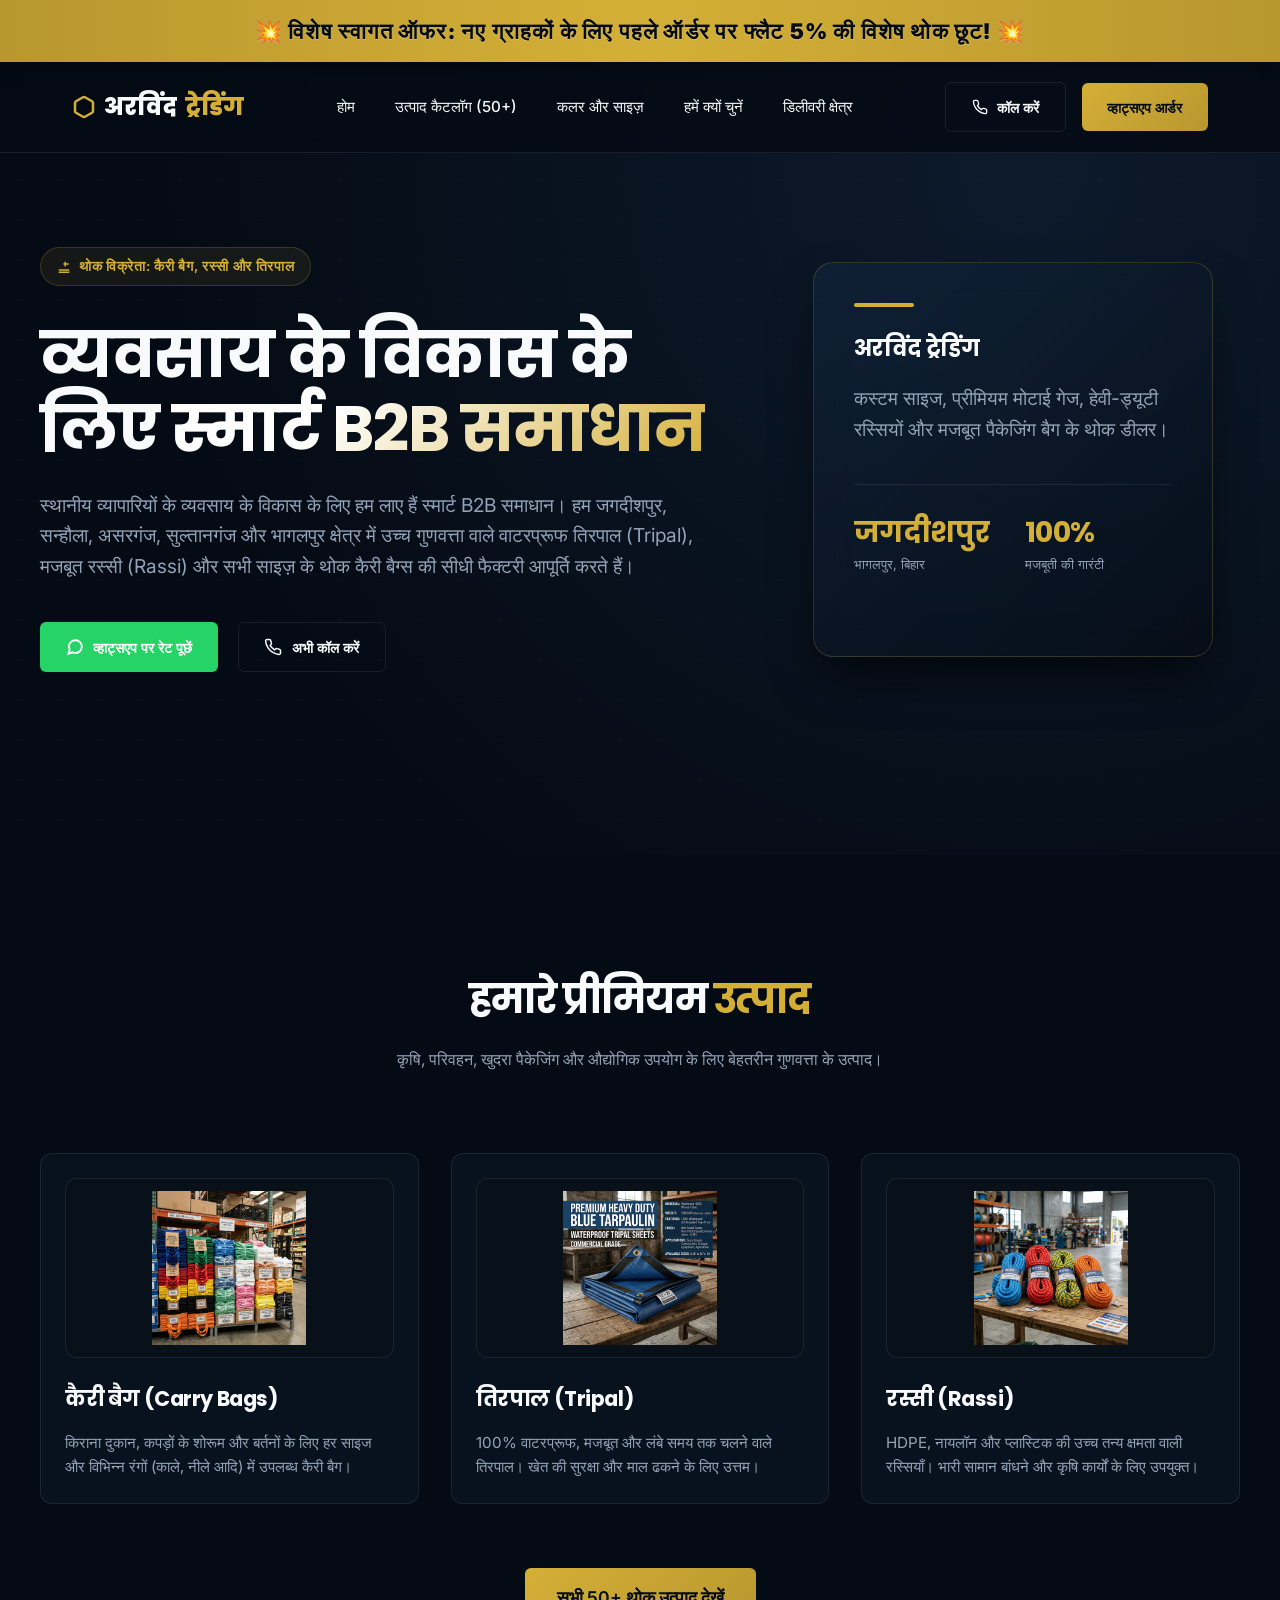
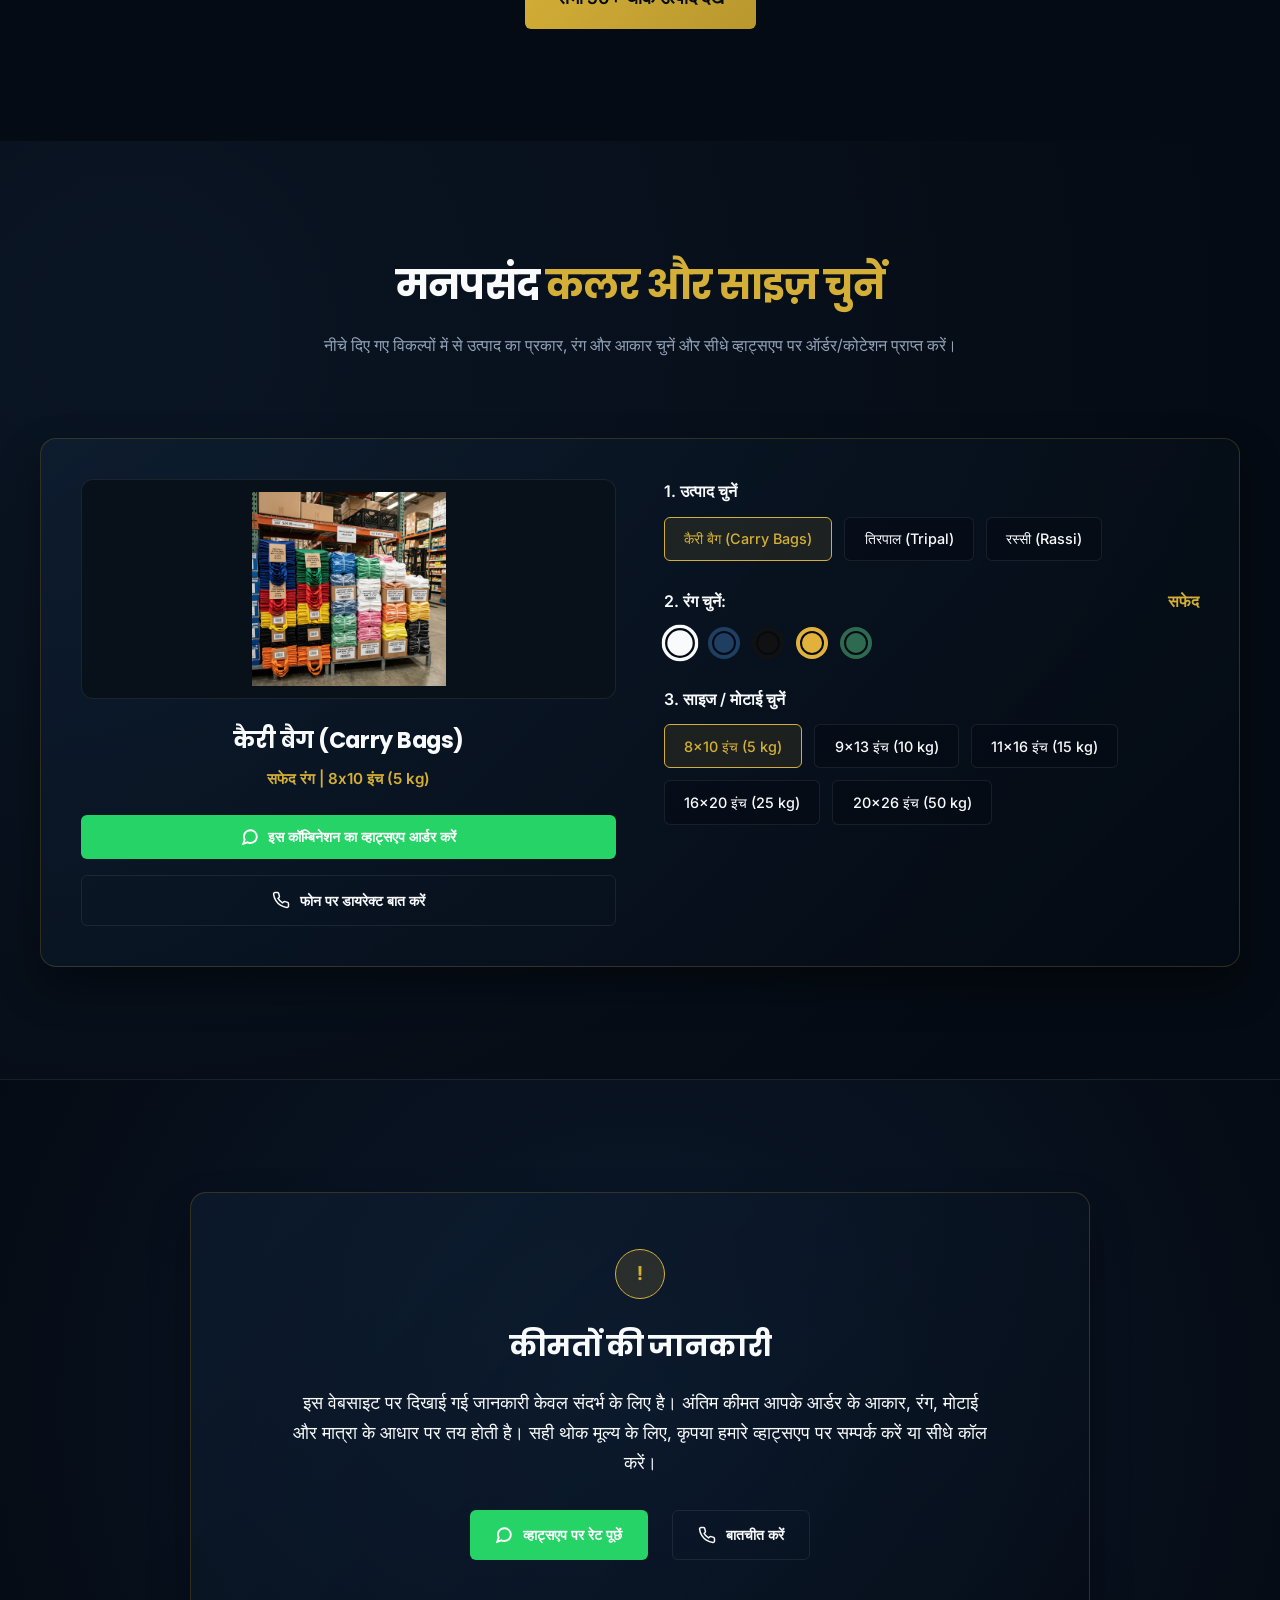
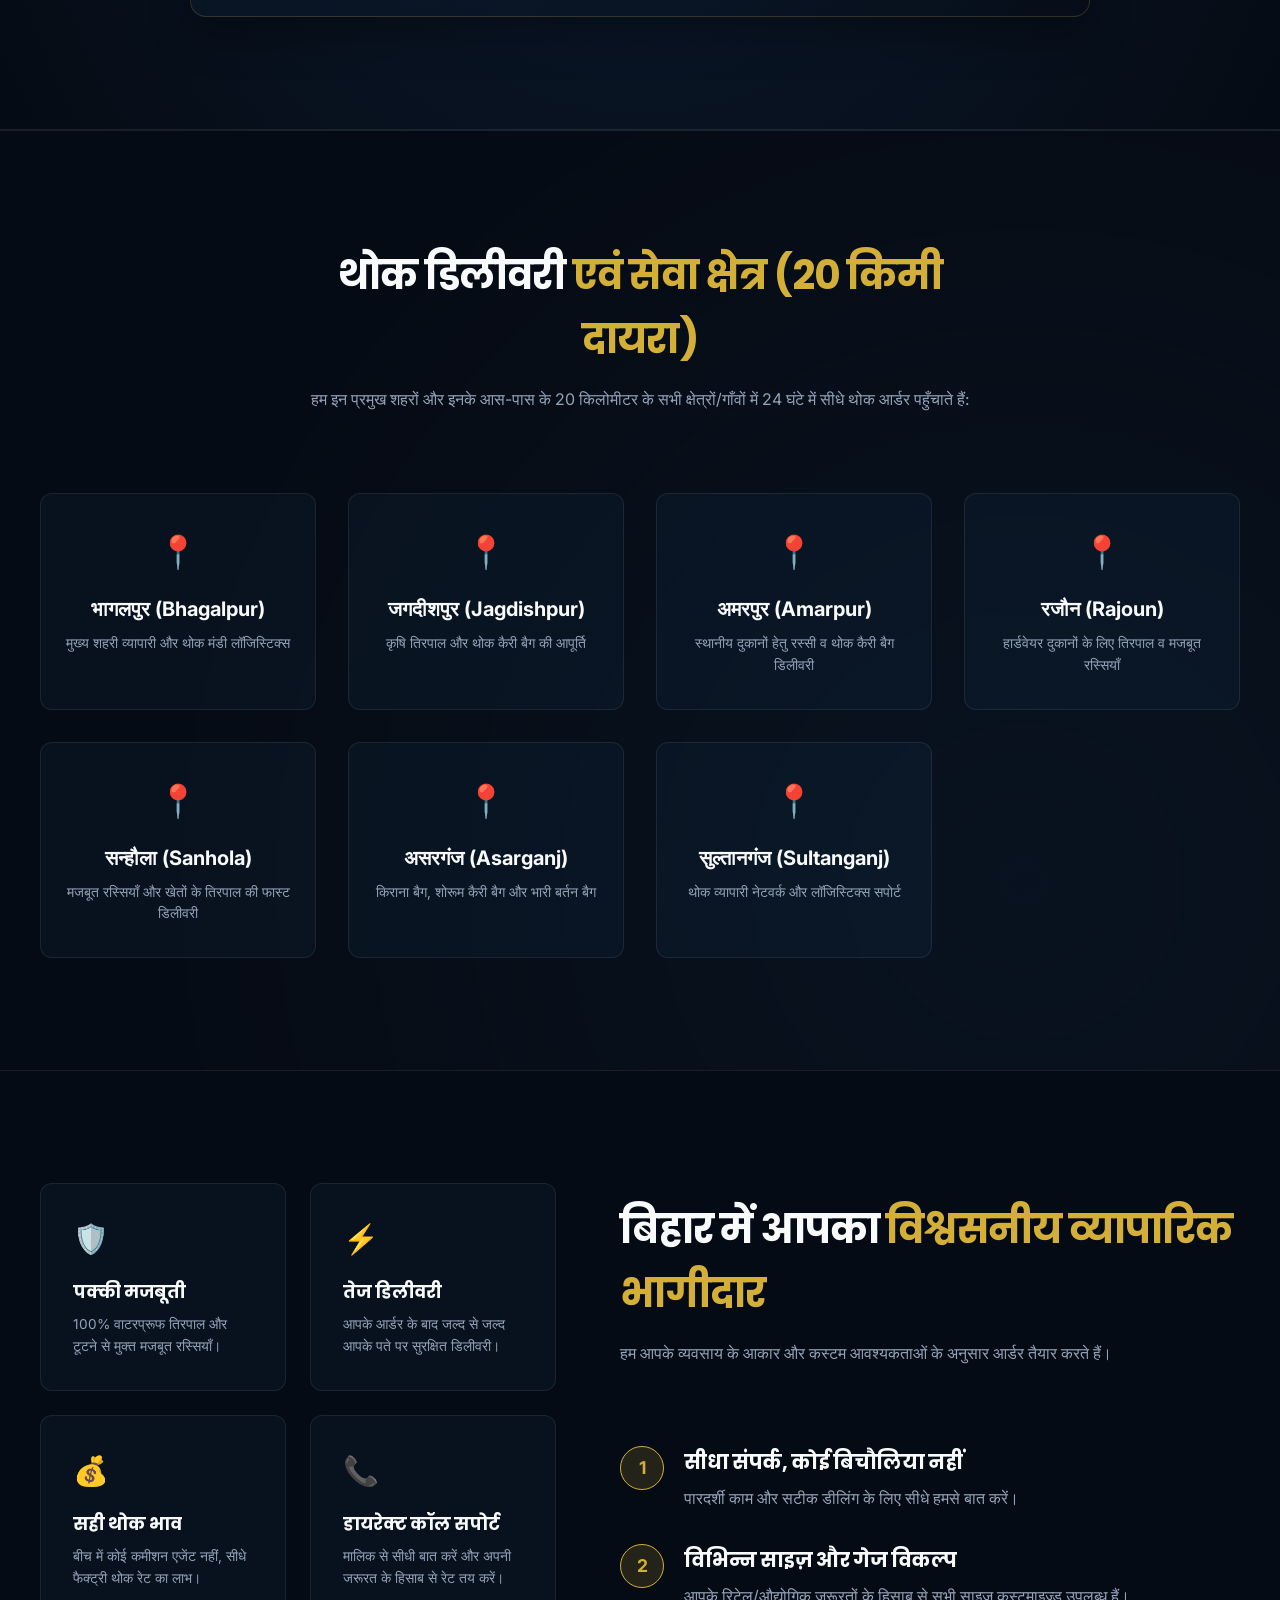
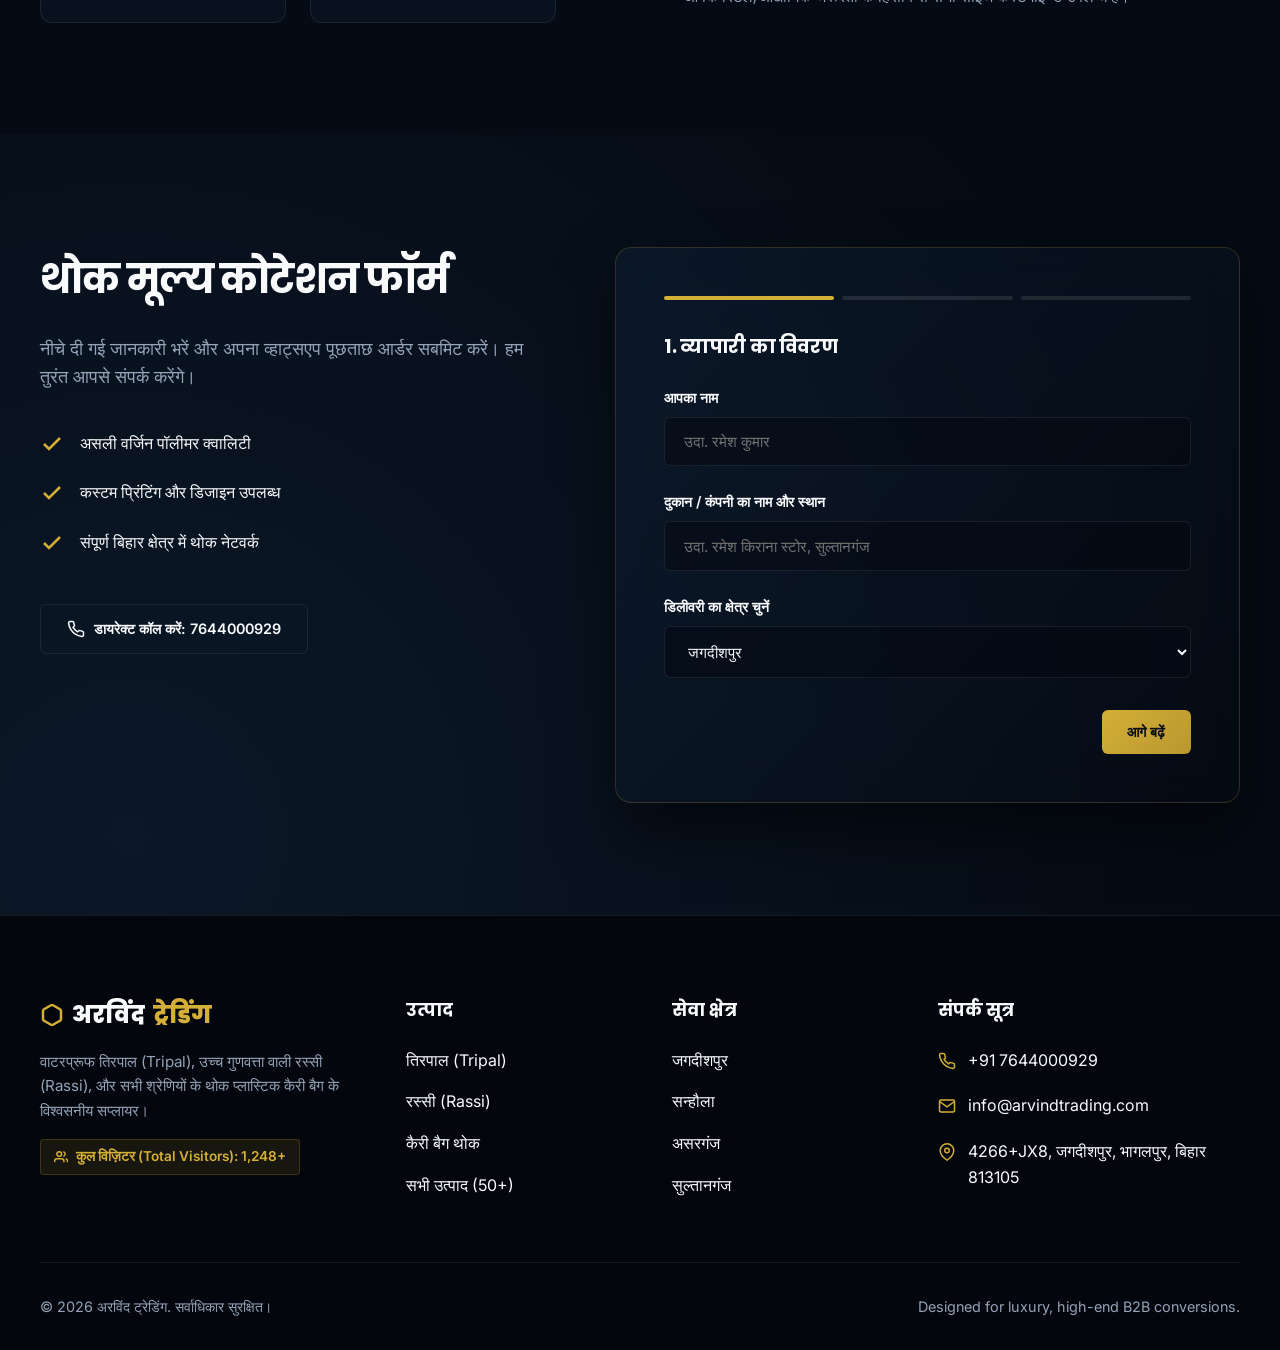
<file: index.html>
<!DOCTYPE html>
<html lang="hi">

<head>
    <meta charset="UTF-8">
    <meta name="viewport" content="width=device-width, initial-scale=1.0">
    <meta name="google-site-verification" content="Fsv6E3PAV2_OVTlq0tF2ycQRPmVg89XTDRAmM-sjGes" />
    <title>अरविंद ट्रेडिंग | थोक कैरी बैग (Carry Bags), रस्सी (Rassi), तिरपाल (Tripal) भागलपुर</title>
    <meta name="description" content="अरविंद ट्रेडिंग भागलपुर: थोक कैरी बैग (Carry Bags), प्लास्टिक/नायलॉन रस्सी (Rassi) और वाटरप्रूफ तिरपाल (Tripal) के मुख्य डीलर। जगदीशपुर, अमरपुर, रजौन, सन्हौला में 24 घंटे में सुपरफास्ट डिलीवरी। अभी थोक रेट पूछें!">
    <link rel="canonical" href="https://arvindtraders.vercel.app/" />
    
    <!-- OpenGraph Metadata for Social SEO -->
    <meta property="og:title" content="अरविंद ट्रेडिंग | थोक कैरी बैग, रस्सी और तिरपाल भागलपुर" />
    <meta property="og:description" content="अरविंद ट्रेडिंग भागलपुर: थोक कैरी बैग, रस्सी और तिरपाल के मुख्य डीलर। जगदीशपुर, अमरपुर, रजौन, सन्हौला में 24 घंटे में सुपरफास्ट डिलीवरी।" />
    <meta property="og:image" content="https://arvindtraders.vercel.app/tarpaulin_tripal.png" />
    <meta property="og:url" content="https://arvindtraders.vercel.app/" />
    <meta property="og:type" content="website" />

    <!-- Local Business Schema Markup for Local SEO -->
    <script type="application/ld+json">
    {
      "@context": "https://schema.org",
      "@type": "LocalBusiness",
      "name": "अरविंद ट्रेडिंग (Arvind Trading)",
      "image": "tarpaulin_tripal.png",
      "telephone": "+91-7644000929",
      "email": "info@arvindtrading.com",
      "address": {
        "@type": "PostalAddress",
        "streetAddress": "4266+JX8, Jagdishpur",
        "addressLocality": "Bhagalpur",
        "addressRegion": "Bihar",
        "postalCode": "813105",
        "addressCountry": "IN"
      },
      "geo": {
        "@type": "GeoCoordinates",
        "latitude": "25.1843",
        "longitude": "86.9745"
      },
      "url": "https://www.arvindtrading.com",
      "priceRange": "$$",
      "areaServed": [
        "Bhagalpur",
        "Jagdishpur",
        "Amarpur",
        "Rajoun",
        "Sanhola",
        "Asarganj",
        "Sultanganj",
        "Saino"
      ],
      "description": "थोक तिरपाल (Tripal), मजबूत रस्सी (Rassi) और किराना/कपड़ों के थोक कैरी बैग के मुख्य डीलर और विनिर्माता।"
    }
    </script>
    <link rel="icon" type="image/png" href="favicon.png">
    <link rel="apple-touch-icon" href="favicon.png">
    <link rel="stylesheet" href="style.css">
    <style>
        /* Custom styles for interactive configurator */
        .config-container {
            background: linear-gradient(135deg, rgba(30, 62, 98, 0.2) 0%, rgba(5, 11, 20, 0.5) 100%);
            border: 1px solid var(--border-gold-glass);
            border-radius: 16px;
            padding: 2.5rem;
            margin-top: 3rem;
            box-shadow: 0 20px 40px rgba(0, 0, 0, 0.4);
        }

        .config-header {
            text-align: center;
            margin-bottom: 2.5rem;
        }

        .config-header h3 {
            font-size: 1.8rem;
            color: var(--color-gold);
        }

        .config-grid {
            display: grid;
            grid-template-columns: 1fr 1fr;
            gap: 3rem;
            align-items: start;
        }

        .config-preview-panel {
            text-align: center;
        }

        .config-image-wrapper {
            width: 100%;
            height: 220px;
            border-radius: 12px;
            border: 1px solid var(--border-glass);
            overflow: hidden;
            background: #08101a;
            display: flex;
            align-items: center;
            justify-content: center;
            margin-bottom: 1.5rem;
            position: relative;
            padding: 12px;
        }

        .config-image-wrapper img {
            max-width: 100%;
            max-height: 100%;
            object-fit: contain;
            transition: var(--transition-smooth);
        }

        .config-options-panel {
            display: flex;
            flex-direction: column;
            gap: 1.75rem;
        }

        .option-title {
            font-weight: 600;
            margin-bottom: 0.75rem;
            color: var(--text-light);
            font-size: 1rem;
            display: flex;
            justify-content: space-between;
        }

        .option-title span {
            color: var(--color-gold);
        }

        .selector-row {
            display: flex;
            flex-wrap: wrap;
            gap: 0.75rem;
        }

        .selector-item {
            padding: 0.6rem 1.2rem;
            border: 1px solid var(--border-glass);
            background: rgba(5, 11, 20, 0.6);
            border-radius: 6px;
            cursor: pointer;
            transition: var(--transition-smooth);
            font-size: 0.9rem;
            font-weight: 500;
        }

        .selector-item:hover {
            border-color: var(--color-gold-glass);
        }

        .selector-item.selected {
            border-color: var(--color-gold);
            background: rgba(212, 175, 55, 0.1);
            color: var(--color-gold);
        }

        .color-dot {
            width: 32px;
            height: 32px;
            border-radius: 50%;
            cursor: pointer;
            border: 2px solid transparent;
            transition: var(--transition-smooth);
            position: relative;
        }

        .color-dot.selected {
            border-color: var(--color-gold);
            transform: scale(1.15);
        }

        .color-dot::after {
            content: '';
            position: absolute;
            top: 2px;
            left: 2px;
            right: 2px;
            bottom: 2px;
            border-radius: 50%;
            border: 2px solid var(--bg-dark);
        }

        .badge-hindi {
            display: inline-block;
            background: var(--color-gold-muted);
            color: var(--color-gold);
            padding: 0.25rem 0.6rem;
            border-radius: 4px;
            font-size: 0.75rem;
            font-weight: 600;
            margin-left: 0.5rem;
        }

        @media (max-width: 768px) {
            .config-grid {
                grid-template-columns: 1fr;
                gap: 2rem;
            }
        }
    </style>
</head>

<body>

    <!-- Header & Navigation -->
    <header id="header">
        <div class="announcement-bar">
            <span>💥 विशेष स्वागत ऑफर: नए ग्राहकों के लिए पहले ऑर्डर पर फ्लैट 5% की विशेष थोक छूट! 💥</span>
        </div>
        <div class="nav-container">
            <a href="#" class="logo" id="logo-link">
                <svg width="24" height="24" viewBox="0 0 24 24" fill="none" stroke="currentColor" stroke-width="2.5"
                    stroke-linecap="round" stroke-linejoin="round" style="color: var(--color-gold);">
                    <path
                        d="M21 16V8a2 2 0 0 0-1-1.73l-7-4a2 2 0 0 0-2 0l-7 4A2 2 0 0 0 3 8v8a2 2 0 0 0 1 1.73l7 4a2 2 0 0 0 2 0l7-4A2 2 0 0 0 21 16z" />
                </svg>
                अरविंद<span>ट्रेडिंग</span>
            </a>

            <nav>
                <ul class="nav-links" id="nav-links">
                    <li><a href="index.html">होम</a></li>
                    <li><a href="products.html">उत्पाद कैटलॉग (50+)</a></li>
                    <li><a href="#configurator">कलर और साइज़</a></li>
                    <li><a href="#about">हमें क्यों चुनें</a></li>
                    <li><a href="#coverage">डिलीवरी क्षेत्र</a></li>
                </ul>
            </nav>

            <div class="cta-group-nav">
                <a href="tel:+917644000929" class="btn btn-secondary" id="nav-call-btn">
                    <svg width="16" height="16" viewBox="0 0 24 24" fill="none" stroke="currentColor" stroke-width="2"
                        stroke-linecap="round" stroke-linejoin="round">
                        <path
                            d="M22 16.92v3a2 2 0 0 1-2.18 2 19.79 19.79 0 0 1-8.63-3.07 19.5 19.5 0 0 1-6-6 19.79 19.79 0 0 1-3.07-8.67A2 2 0 0 1 4.11 2h3a2 2 0 0 1 2 1.72 12.84 12.84 0 0 0 .7 2.81 2 2 0 0 1-.45 2.11L8.09 9.91a16 16 0 0 0 6 6l1.27-1.27a2 2 0 0 1 2.11-.45 12.84 12.84 0 0 0 2.81.7A2 2 0 0 1 22 16.92z" />
                    </svg>
                    कॉल करें
                </a>
                <a href="#configurator" class="btn btn-primary" id="nav-whatsapp-btn">
                    व्हाट्सएप आर्डर
                </a>
            </div>

            <button class="menu-toggle" id="menu-toggle" aria-label="Toggle Navigation">
                <span></span>
                <span></span>
                <span></span>
            </button>
        </div>
    </header>

    <!-- Hero Section -->
    <section class="hero" id="home">
        <div class="hero-container">
            <div class="hero-content">
                <div class="badge">
                    <svg width="14" height="14" viewBox="0 0 24 24" fill="none" stroke="currentColor"
                        stroke-width="2.5">
                        <path d="M20 7h-9M14 3v8M3 17h18M3 21h18" />
                    </svg>
                    थोक विक्रेता: कैरी बैग, रस्सी और तिरपाल
                </div>
                <h1>व्यवसाय के विकास के लिए <span>स्मार्ट B2B समाधान</span></h1>
                <p>स्थानीय व्यापारियों के व्यवसाय के विकास के लिए हम लाए हैं स्मार्ट B2B समाधान। हम जगदीशपुर, सन्हौला, असरगंज, सुल्तानगंज और भागलपुर क्षेत्र में उच्च गुणवत्ता वाले वाटरप्रूफ तिरपाल (Tripal), मजबूत रस्सी (Rassi) और सभी साइज़ के थोक कैरी बैग्स की सीधी फैक्टरी आपूर्ति करते हैं।</p>
                <div class="hero-ctas">
                    <a href="https://wa.me/917644000929?text=%E0%A4%A8%E0%A4%AE%E0%A4%B8%E0%A5%8D%E0%A4%A4%E0%A5%8D%E0%A4%AF%20%E0%A4%85%E0%A4%B0%E0%A5%8D%E0%A4%B5%E0%A4%BF%E0%A4%82%E0%A4%A6%20%E0%A4%9F%E0%A5%8D%E0%A4%B0%E0%A5%87%E0%A4%A1%E0%A4%BF%E0%A4%82%E0%A4%97%2C%20%E0%A4%AE%E0%A5%8D%E0%A4%97%E0%A5%87%20%E0%A4%A5%E0%A5%8B%E0%A4%95%20%E0%A4%B8%E0%A4%BE%E0%A4%AE%E0%A4%BE%E0%A4%A8%20%E0%A4%95%E0%A5%87%20%E0%A4%B2%E0%A4%BF%E0%A4%8F%20%E0%A4%B0%E0%A5%87%E0%A4%9F%20%E0%A4%9A%E0%A4%BE%E0%A4%B9%E0%A4%BF%E0%A4%8F%E0%A5%8D%E0%A5%8B%E0%A5%8D%E0%A5%8D%E0%A5%8D"
                        target="_blank" class="btn btn-primary btn-whatsapp" id="hero-whatsapp-cta">
                        <svg width="18" height="18" viewBox="0 0 24 24" fill="none" stroke="currentColor"
                            stroke-width="2.5">
                            <path
                                d="M21 11.5a8.38 8.38 0 0 1-.9 3.8 8.5 8.5 0 0 1-7.6 4.7 8.38 8.38 0 0 1-3.8-.9L3 21l1.9-5.7a8.38 8.38 0 0 1-.9-3.8 8.5 8.5 0 0 1 4.7-7.6 8.38 8.38 0 0 1 3.8-.9h.5a8.48 8.48 0 0 1 8 8v.5z" />
                        </svg>
                        व्हाट्सएप पर रेट पूछें
                    </a>
                    <a href="tel:+917644000929" class="btn btn-secondary" id="hero-call-cta">
                        <svg width="18" height="18" viewBox="0 0 24 24" fill="none" stroke="currentColor"
                            stroke-width="2" stroke-linecap="round" stroke-linejoin="round">
                            <path
                                d="M22 16.92v3a2 2 0 0 1-2.18 2 19.79 19.79 0 0 1-8.63-3.07 19.5 19.5 0 0 1-6-6 19.79 19.79 0 0 1-3.07-8.67A2 2 0 0 1 4.11 2h3a2 2 0 0 1 2 1.72 12.84 12.84 0 0 0 .7 2.81 2 2 0 0 1-.45 2.11L8.09 9.91a16 16 0 0 0 6 6l1.27-1.27a2 2 0 0 1 2.11-.45 12.84 12.84 0 0 0 2.81.7A2 2 0 0 1 22 16.92z" />
                        </svg>
                        अभी कॉल करें
                    </a>
                </div>
            </div>
            <div class="hero-visual">
                <div class="premium-card-visual">
                    <div class="visual-line"></div>
                    <h3 class="visual-title">अरविंद ट्रेडिंग</h3>
                    <p>कस्टम साइज, प्रीमियम मोटाई गेज, हेवी-ड्यूटी रस्सियों और मजबूत पैकेजिंग बैग के थोक डीलर।</p>
                    <div class="visual-stats">
                        <div class="stat-item">
                            <h4>जगदीशपुर</h4>
                            <p>भागलपुर, बिहार</p>
                        </div>
                        <div class="stat-item">
                            <h4>100%</h4>
                            <p>मजबूती की गारंटी</p>
                        </div>
                    </div>
                </div>
            </div>
        </div>
    </section>

    <!-- Products Portfolio Section -->
    <section class="services" id="products">
        <div class="section-container">
            <div class="section-header">
                <h2 class="section-title">हमारे प्रीमियम <span>उत्पाद</span></h2>
                <p>कृषि, परिवहन, खुदरा पैकेजिंग और औद्योगिक उपयोग के लिए बेहतरीन गुणवत्ता के उत्पाद।</p>
            </div>
            <div class="services-grid">
                <div class="service-card" style="padding: 1.5rem;">
                    <div class="config-image-wrapper" style="height: 180px;">
                        <img src="carry_bags.png" alt="कैरी बैग">
                    </div>
                    <h3>कैरी बैग (Carry Bags)</h3>
                    <p>किराना दुकान, कपड़ों के शोरूम और बर्तनों के लिए हर साइज और विभिन्न रंगों (काले, नीले आदि) में
                        उपलब्ध कैरी बैग।</p>
                </div>
                <div class="service-card" style="padding: 1.5rem;">
                    <div class="config-image-wrapper" style="height: 180px;">
                        <img src="tarpaulin_tripal.png" alt="तिरपाल">
                    </div>
                    <h3>तिरपाल (Tripal)</h3>
                    <p>100% वाटरप्रूफ, मजबूत और लंबे समय तक चलने वाले तिरपाल। खेत की सुरक्षा और माल ढकने के लिए उत्तम।
                    </p>
                </div>
                <div class="service-card" style="padding: 1.5rem;">
                    <div class="config-image-wrapper" style="height: 180px;">
                        <img src="ropes_rassi.png" alt="रस्सी">
                    </div>
                    <h3>रस्सी (Rassi)</h3>
                    <p>HDPE, नायलॉन और प्लास्टिक की उच्च तन्य क्षमता वाली रस्सियाँ। भारी सामान बांधने और कृषि कार्यों के
                        लिए उपयुक्त।</p>
                </div>
            </div>

            <div style="text-align: center; margin-top: 4rem;">
                <a href="products.html" class="btn btn-primary" style="font-size: 1.1rem; padding: 1rem 2rem;">
                    सभी 50+ थोक उत्पाद देखें
                </a>
            </div>
        </div>
    </section>

    <!-- Interactive Product Configurator Section -->
    <section id="configurator"
        style="background: radial-gradient(circle at 10% 20%, rgba(30, 62, 98, 0.2) 0%, rgba(5, 11, 20, 1) 80%);">
        <div class="section-container">
            <div class="section-header">
                <h2 class="section-title">मनपसंद <span>कलर और साइज़ चुनें</span></h2>
                <p>नीचे दिए गए विकल्पों में से उत्पाद का प्रकार, रंग और आकार चुनें और सीधे व्हाट्सएप पर ऑर्डर/कोटेशन
                    प्राप्त करें।</p>
            </div>

            <div class="config-container">
                <div class="config-grid">
                    <!-- Preview Panel -->
                    <div class="config-preview-panel">
                        <div class="config-image-wrapper">
                            <img id="config-product-img" src="carry_bags.png" alt="उत्पाद प्रीव्यू">
                        </div>
                        <h4 id="config-product-title"
                            style="font-size: 1.4rem; color: var(--text-light); margin-bottom: 0.5rem;">कैरी बैग (Carry
                            Bags)</h4>
                        <p id="config-summary"
                            style="font-size: 0.95rem; color: var(--color-gold); font-weight: 600; margin-bottom: 1.5rem;">
                            सफेद रंग | 8x10 इंच (5 kg)</p>

                        <div style="display: flex; flex-direction: column; gap: 1rem;">
                            <button id="config-whatsapp-btn" class="btn btn-whatsapp" style="width: 100%;">
                                <svg width="18" height="18" viewBox="0 0 24 24" fill="none" stroke="currentColor"
                                    stroke-width="2.5">
                                    <path
                                        d="M21 11.5a8.38 8.38 0 0 1-.9 3.8 8.5 8.5 0 0 1-7.6 4.7 8.38 8.38 0 0 1-3.8-.9L3 21l1.9-5.7a8.38 8.38 0 0 1-.9-3.8 8.5 8.5 0 0 1 4.7-7.6 8.38 8.38 0 0 1 3.8-.9h.5a8.48 8.48 0 0 1 8 8v.5z" />
                                </svg>
                                इस कॉम्बिनेशन का व्हाट्सएप आर्डर करें
                            </button>
                            <a href="tel:+917644000929" class="btn btn-secondary" style="width: 100%;">
                                <svg width="18" height="18" viewBox="0 0 24 24" fill="none" stroke="currentColor"
                                    stroke-width="2">
                                    <path
                                        d="M22 16.92v3a2 2 0 0 1-2.18 2 19.79 19.79 0 0 1-8.63-3.07 19.5 19.5 0 0 1-6-6 19.79 19.79 0 0 1-3.07-8.67A2 2 0 0 1 4.11 2h3a2 2 0 0 1 2 1.72 12.84 12.84 0 0 0 .7 2.81 2 2 0 0 1-.45 2.11L8.09 9.91a16 16 0 0 0 6 6l1.27-1.27a2 2 0 0 1 2.11-.45 12.84 12.84 0 0 0 2.81.7A2 2 0 0 1 22 16.92z" />
                                </svg>
                                फोन पर डायरेक्ट बात करें
                            </a>
                        </div>
                    </div>

                    <!-- Options Panel -->
                    <div class="config-options-panel">
                        <!-- 1. Product Type -->
                        <div>
                            <div class="option-title">1. उत्पाद चुनें</div>
                            <div class="selector-row" id="product-selector-row">
                                <div class="selector-item selected" data-value="CarryBags" data-img="carry_bags.png">
                                    कैरी बैग (Carry Bags)</div>
                                <div class="selector-item" data-value="Tripal" data-img="tarpaulin_tripal.png">तिरपाल
                                    (Tripal)</div>
                                <div class="selector-item" data-value="Rassi" data-img="ropes_rassi.png">रस्सी (Rassi)
                                </div>
                            </div>
                        </div>

                        <!-- 2. Colors Selection -->
                        <div>
                            <div class="option-title">2. रंग चुनें: <span id="selected-color-label">सफेद</span></div>
                            <div class="selector-row" id="color-selector-row">
                                <div class="color-dot selected"
                                    style="background-color: #F8FAFC; border: 1px solid var(--border-glass);"
                                    data-color="सफेद"></div>
                                <div class="color-dot" style="background-color: #1E3E62;" data-color="नीला"></div>
                                <div class="color-dot" style="background-color: #111111;" data-color="काला"></div>
                                <div class="color-dot" style="background-color: #E2B13C;" data-color="पीला"></div>
                                <div class="color-dot" style="background-color: #2D6A4F;" data-color="हरा"></div>
                            </div>
                        </div>

                        <!-- 3. Sizes Selection -->
                        <div>
                            <div class="option-title">3. साइज / मोटाई चुनें</div>
                            <div class="selector-row" id="size-selector-row">
                                <!-- Dynamic Sizes based on selection -->
                                <div class="selector-item selected" data-size="12x15 फ़ीट">12x15 फ़ीट</div>
                                <div class="selector-item" data-size="15x18 - फ़ीट">15x18 फ़ीट</div>
                                <div class="selector-item" data-size="18x24 - फ़ीट">18x24 - फ़ीट</div>
                                <div class="selector-item" data-size="24x30 - फ़ीट">24x30 - फ़ीट</div>
                            </div>
                        </div>
                    </div>
                </div>
            </div>
        </div>
    </section>

    <!-- Pricing Disclaimer Section -->
    <section class="pricing-disclaimer">
        <div class="section-container">
            <div class="disclaimer-card">
                <div class="disclaimer-icon">!</div>
                <h3>कीमतों की जानकारी</h3>
                <p>इस वेबसाइट पर दिखाई गई जानकारी केवल संदर्भ के लिए है। अंतिम कीमत आपके आर्डर के आकार, रंग, मोटाई और
                    मात्रा के आधार पर तय होती है। सही थोक मूल्य के लिए, कृपया हमारे व्हाट्सएप पर
                    सम्पर्क करें या सीधे कॉल करें।</p>
                <div class="disclaimer-actions">
                    <a href="https://wa.me/917644000929?text=%E0%A4%A8%E0%A4%AE%E0%A4%B8%E0%A5%8D%E0%A4%A4%E0%A5%8D%E0%A4%AF%20%E0%A4%85%E0%A4%B0%E0%A5%8D%E0%A4%B5%E0%A4%BF%E0%A4%82%E0%A4%A6%20%E0%A4%9F%E0%A5%8D%E0%A4%B0%E0%A5%87%E0%A4%A1%E0%A4%BF%E0%A4%82%E0%A4%97%2C%20%E0%A4%AE%E0%A5%8D%E0%A4%97%E0%A5%87%20%E0%A4%A5%E0%A5%8B%E0%A4%95%20%E0%A4%B8%E0%A4%BE%E0%A4%AE%E0%A4%BE%E0%A4%A8%20%E0%A4%95%E0%A5%87%20%E0%A4%B2%E0%A4%BF%E0%A4%8F%20%E0%A4%B0%E0%A5%87%E0%A4%9F%20%E0%A4%9A%E0%A4%BE%E0%A4%B9%E0%A4%BF%E0%A4%8F%E0%A5%8D%E0%A5%8B%E0%A5%8D%E0%A5%8D"
                        target="_blank" class="btn btn-primary btn-whatsapp" id="disc-whatsapp-btn">
                        <svg width="18" height="18" viewBox="0 0 24 24" fill="none" stroke="currentColor"
                            stroke-width="2.5">
                            <path
                                d="M21 11.5a8.38 8.38 0 0 1-.9 3.8 8.5 8.5 0 0 1-7.6 4.7 8.38 8.38 0 0 1-3.8-.9L3 21l1.9-5.7a8.38 8.38 0 0 1-.9-3.8 8.5 8.5 0 0 1 4.7-7.6 8.38 8.38 0 0 1 3.8-.9h.5a8.48 8.48 0 0 1 8 8v.5z" />
                        </svg>
                        व्हाट्सएप पर रेट पूछें
                    </a>
                    <a href="tel:+917644000929" class="btn btn-secondary" id="disc-call-btn">
                        <svg width="18" height="18" viewBox="0 0 24 24" fill="none" stroke="currentColor"
                            stroke-width="2" stroke-linecap="round" stroke-linejoin="round">
                            <path
                                d="M22 16.92v3a2 2 0 0 1-2.18 2 19.79 19.79 0 0 1-8.63-3.07 19.5 19.5 0 0 1-6-6 19.79 19.79 0 0 1-3.07-8.67A2 2 0 0 1 4.11 2h3a2 2 0 0 1 2 1.72 12.84 12.84 0 0 0 .7 2.81 2 2 0 0 1-.45 2.11L8.09 9.91a16 16 0 0 0 6 6l1.27-1.27a2 2 0 0 1 2.11-.45 12.84 12.84 0 0 0 2.81.7A2 2 0 0 1 22 16.92z" />
                        </svg>
                        बातचीत करें
                    </a>
                </div>
            </div>
        </div>
    </section>

    <!-- Service Coverage Section -->
    <section class="coverage" id="coverage"
        style="background: radial-gradient(circle at 80% 80%, rgba(30, 62, 98, 0.15) 0%, rgba(5, 11, 20, 1) 70%); border-top: 1px solid var(--border-glass); border-bottom: 1px solid var(--border-glass);">
        <div class="section-container">
            <div class="section-header">
                <h2 class="section-title">थोक डिलीवरी <span>एवं सेवा क्षेत्र (20 किमी दायरा)</span></h2>
                <p>हम इन प्रमुख शहरों और इनके आस-पास के 20 किलोमीटर के सभी क्षेत्रों/गाँवों में 24 घंटे में सीधे थोक
                    आर्डर पहुँचाते हैं:</p>
            </div>
            <div class="services-grid" style="grid-template-columns: repeat(auto-fill, minmax(220px, 1fr));">
                <div class="service-card" style="padding: 2rem 1.5rem; text-align: center;">
                    <div class="service-icon" style="justify-content: center; margin-bottom: 1rem;">📍</div>
                    <p style="font-size: 1.25rem; font-weight: 700; color: var(--text-light); margin-bottom: 0.5rem;">भागलपुर (Bhagalpur)</p>
                    <p style="font-size: 0.85rem;">मुख्य शहरी व्यापारी और थोक मंडी लॉजिस्टिक्स</p>
                </div>
                <div class="service-card" style="padding: 2rem 1.5rem; text-align: center;">
                    <div class="service-icon" style="justify-content: center; margin-bottom: 1rem;">📍</div>
                    <p style="font-size: 1.25rem; font-weight: 700; color: var(--text-light); margin-bottom: 0.5rem;">जगदीशपुर (Jagdishpur)</p>
                    <p style="font-size: 0.85rem;">कृषि तिरपाल और थोक कैरी बैग की आपूर्ति</p>
                </div>
                <div class="service-card" style="padding: 2rem 1.5rem; text-align: center;">
                    <div class="service-icon" style="justify-content: center; margin-bottom: 1rem;">📍</div>
                    <p style="font-size: 1.25rem; font-weight: 700; color: var(--text-light); margin-bottom: 0.5rem;">अमरपुर (Amarpur)</p>
                    <p style="font-size: 0.85rem;">स्थानीय दुकानों हेतु रस्सी व थोक कैरी बैग डिलीवरी</p>
                </div>
                <div class="service-card" style="padding: 2rem 1.5rem; text-align: center;">
                    <div class="service-icon" style="justify-content: center; margin-bottom: 1rem;">📍</div>
                    <p style="font-size: 1.25rem; font-weight: 700; color: var(--text-light); margin-bottom: 0.5rem;">रजौन (Rajoun)</p>
                    <p style="font-size: 0.85rem;">हार्डवेयर दुकानों के लिए तिरपाल व मजबूत रस्सियाँ</p>
                </div>
                <div class="service-card" style="padding: 2rem 1.5rem; text-align: center;">
                    <div class="service-icon" style="justify-content: center; margin-bottom: 1rem;">📍</div>
                    <p style="font-size: 1.25rem; font-weight: 700; color: var(--text-light); margin-bottom: 0.5rem;">सन्हौला (Sanhola)</p>
                    <p style="font-size: 0.85rem;">मजबूत रस्सियाँ और खेतों के तिरपाल की फास्ट डिलीवरी</p>
                </div>
                <div class="service-card" style="padding: 2rem 1.5rem; text-align: center;">
                    <div class="service-icon" style="justify-content: center; margin-bottom: 1rem;">📍</div>
                    <p style="font-size: 1.25rem; font-weight: 700; color: var(--text-light); margin-bottom: 0.5rem;">असरगंज (Asarganj)</p>
                    <p style="font-size: 0.85rem;">किराना बैग, शोरूम कैरी बैग और भारी बर्तन बैग</p>
                </div>
                <div class="service-card" style="padding: 2rem 1.5rem; text-align: center;">
                    <div class="service-icon" style="justify-content: center; margin-bottom: 1rem;">📍</div>
                    <p style="font-size: 1.25rem; font-weight: 700; color: var(--text-light); margin-bottom: 0.5rem;">सुल्तानगंज (Sultanganj)</p>
                    <p style="font-size: 0.85rem;">थोक व्यापारी नेटवर्क और लॉजिस्टिक्स सपोर्ट</p>
                </div>
            </div>
        </div>
    </section>

    <!-- Why Choose Us Section -->
    <section class="why-choose-us" id="about">
        <div class="section-container">
            <div class="why-container">
                <div class="why-image-wrapper">
                    <div class="why-badge-grid">
                        <div class="why-badge-card">
                            <div class="why-badge-icon">🛡️</div>
                            <h4>पक्की मजबूती</h4>
                            <p>100% वाटरप्रूफ तिरपाल और टूटने से मुक्त मजबूत रस्सियाँ।</p>
                        </div>
                        <div class="why-badge-card">
                            <div class="why-badge-icon">⚡</div>
                            <h4>तेज डिलीवरी</h4>
                            <p>आपके आर्डर के बाद जल्द से जल्द आपके पते पर सुरक्षित डिलीवरी।</p>
                        </div>
                        <div class="why-badge-card">
                            <div class="why-badge-icon">💰</div>
                            <h4>सही थोक भाव</h4>
                            <p>बीच में कोई कमीशन एजेंट नहीं, सीधे फैक्ट्री थोक रेट का लाभ।</p>
                        </div>
                        <div class="why-badge-card">
                            <div class="why-badge-icon">📞</div>
                            <h4>डायरेक्ट कॉल सपोर्ट</h4>
                            <p>मालिक से सीधी बात करें और अपनी जरूरत के हिसाब से रेट तय करें।</p>
                        </div>
                    </div>
                </div>
                <div class="why-bullets">
                    <div class="section-header" style="text-align: left; margin-bottom: 3rem;">
                        <h2 class="section-title">बिहार में आपका <span>विश्वसनीय व्यापारिक भागीदार</span></h2>
                        <p>हम आपके व्यवसाय के आकार और कस्टम आवश्यकताओं के अनुसार आर्डर तैयार करते हैं।</p>
                    </div>
                    <div class="why-bullet-item">
                        <div class="why-bullet-num">1</div>
                        <div class="why-bullet-content">
                            <h3>सीधा संपर्क, कोई बिचौलिया नहीं</h3>
                            <p>पारदर्शी काम और सटीक डीलिंग के लिए सीधे हमसे बात करें।</p>
                        </div>
                    </div>
                    <div class="why-bullet-item">
                        <div class="why-bullet-num">2</div>
                        <div class="why-bullet-content">
                            <h3>विभिन्न साइज़ और गेज विकल्प</h3>
                            <p>आपके रिटेल/औद्योगिक जरूरतों के हिसाब से सभी साइज कस्टमाइज्ड उपलब्ध हैं।</p>
                        </div>
                    </div>
                </div>
            </div>
        </div>
    </section>

    <!-- Inquiry Form Section -->
    <section class="lead-section" id="quote">
        <div class="section-container">
            <div class="quote-container">
                <div class="quote-info">
                    <h2>थोक मूल्य कोटेशन फॉर्म</h2>
                    <p>नीचे दी गई जानकारी भरें और अपना व्हाट्सएप पूछताछ आर्डर सबमिट करें। हम तुरंत आपसे संपर्क करेंगे।
                    </p>
                    <div class="trust-badges">
                        <div class="trust-badge-item">
                            <svg width="24" height="24" viewBox="0 0 24 24" fill="none" stroke="currentColor"
                                stroke-width="2.5">
                                <polyline points="20 6 9 17 4 12" />
                            </svg>
                            <span>असली वर्जिन पॉलीमर क्वालिटी</span>
                        </div>
                        <div class="trust-badge-item">
                            <svg width="24" height="24" viewBox="0 0 24 24" fill="none" stroke="currentColor"
                                stroke-width="2.5">
                                <polyline points="20 6 9 17 4 12" />
                            </svg>
                            <span>कस्टम प्रिंटिंग और डिजाइन उपलब्ध</span>
                        </div>
                        <div class="trust-badge-item">
                            <svg width="24" height="24" viewBox="0 0 24 24" fill="none" stroke="currentColor"
                                stroke-width="2.5">
                                <polyline points="20 6 9 17 4 12" />
                            </svg>
                            <span>संपूर्ण बिहार क्षेत्र में थोक नेटवर्क</span>
                        </div>
                    </div>

                    <div style="margin-top: 3rem; display: flex; gap: 1rem; flex-wrap: wrap;">
                        <a href="tel:+917644000929" class="btn btn-secondary" id="direct-call-btn">
                            <svg width="18" height="18" viewBox="0 0 24 24" fill="none" stroke="currentColor"
                                stroke-width="2">
                                <path
                                    d="M22 16.92v3a2 2 0 0 1-2.18 2 19.79 19.79 0 0 1-8.63-3.07 19.5 19.5 0 0 1-6-6 19.79 19.79 0 0 1-3.07-8.67A2 2 0 0 1 4.11 2h3a2 2 0 0 1 2 1.72 12.84 12.84 0 0 0 .7 2.81 2 2 0 0 1-.45 2.11L8.09 9.91a16 16 0 0 0 6 6l1.27-1.27a2 2 0 0 1 2.11-.45 12.84 12.84 0 0 0 2.81.7A2 2 0 0 1 22 16.92z" />
                            </svg>
                            डायरेक्ट कॉल करें: 7644000929
                        </a>
                    </div>
                </div>

                <!-- Quotation Builder Card -->
                <div class="quote-builder-card">
                    <div class="builder-progress">
                        <div class="progress-dot active" id="dot-1"></div>
                        <div class="progress-dot" id="dot-2"></div>
                        <div class="progress-dot" id="dot-3"></div>
                    </div>

                    <form id="quoteForm">
                        <div class="builder-step active" id="step-1">
                            <h3 style="margin-bottom: 1.5rem; color: var(--text-light);">1. व्यापारी का विवरण</h3>
                            <div class="form-group">
                                <label for="clientName">आपका नाम</label>
                                <input type="text" id="clientName" class="form-control" placeholder="उदा. रमेश कुमार"
                                    required>
                            </div>
                            <div class="form-group">
                                <label for="companyName">दुकान / कंपनी का नाम और स्थान</label>
                                <input type="text" id="companyName" class="form-control"
                                    placeholder="उदा. रमेश किराना स्टोर, सुल्तानगंज" required>
                            </div>
                            <div class="form-group">
                                <label for="industrySelect">डिलीवरी का क्षेत्र चुनें</label>
                                <select id="industrySelect" class="form-control">
                                    <option value="Jagdishpur">जगदीशपुर</option>
                                    <option value="Sanhola">सन्हौला</option>
                                    <option value="Asarganj">असरगंज</option>
                                    <option value="Sultanganj">सुल्तानगंज</option>
                                    <option value="Other Area in Bihar">बिहार में अन्य स्थान</option>
                                </select>
                            </div>
                        </div>

                        <div class="builder-step" id="step-2">
                            <h3 style="margin-bottom: 1.5rem; color: var(--text-light);">2. मुख्य उत्पाद चुनें</h3>
                            <div class="options-grid">
                                <div class="option-select selected" data-value="Grocery Carry Bags">Grocery बैग</div>
                                <div class="option-select" data-value="Tarpaulin (Tripal)">तिरपाल (Tripal)</div>
                                <div class="option-select" data-value="HDPE / Nylon Ropes (Rassi)">रस्सी (Rassi)</div>
                                <div class="option-select" data-value="Cloth & Apparel Bags">कपड़ों के बैग</div>
                                <div class="option-select" data-value="Utensil Packaging Bags">बर्तनों के बैग</div>
                                <div class="option-select" data-value="HDPE / LLDPE Bags">HDPE/LLDPE बैग</div>
                            </div>
                            <input type="hidden" id="selectedService" value="Grocery Carry Bags">
                        </div>

                        <div class="builder-step" id="step-3">
                            <h3 style="margin-bottom: 1.5rem; color: var(--text-light);">3. आकार और मात्रा</h3>
                            <div class="form-group">
                                <label for="bagSizes">आकार / मोटाई (उदा. तिरपाल 12x15 फ़ीट, रस्सी 6mm, बैग 16x20)</label>
                                <input type="text" id="bagSizes" class="form-control"
                                    placeholder="उदा. तिरपाल 24x30 फ़ीट, 250 GSM" required>
                            </div>
                            <div class="form-group">
                                <label for="orderScale">अनुमानित थोक आर्डर का पैमाना</label>
                                <select id="orderScale" class="form-control">
                                    <option value="Standard Retail Batch">स्टैण्डर्ड रिटेल बैच</option>
                                    <option value="Wholesale Tier (Bulk Weight/Bundles)">थोक स्तर (बल्क वजन / बंडल)
                                    </option>
                                    <option value="Commercial Contract Scale">कमर्शियल आर्डर स्केल</option>
                                </select>
                            </div>
                            <div class="form-group">
                                <label for="requirements">विशेष विवरण या छपाई (कस्टम लोगो प्रिंटिंग)</label>
                                <textarea id="requirements" class="form-control" rows="3"
                                    placeholder="पसंदीदा रंग, रस्सी रील का आकार, लोगो छपाई की जानकारी आदि लिखें..."></textarea>
                            </div>
                        </div>

                        <div class="builder-navigation">
                            <button type="button" class="btn btn-secondary" id="btn-back"
                                style="display: none;">पीछे</button>
                            <button type="button" class="btn btn-primary" id="btn-next" style="margin-left: auto;">आगे
                                बढ़ें</button>
                            <button type="submit" class="btn btn-whatsapp" id="btn-submit"
                                style="display: none; margin-left: auto;">
                                <svg width="18" height="18" viewBox="0 0 24 24" fill="none" stroke="currentColor"
                                    stroke-width="2.5">
                                    <path
                                        d="M21 11.5a8.38 8.38 0 0 1-.9 3.8 8.5 8.5 0 0 1-7.6 4.7 8.38 8.38 0 0 1-3.8-.9L3 21l1.9-5.7a8.38 8.38 0 0 1-.9-3.8 8.5 8.5 0 0 1 4.7-7.6 8.38 8.38 0 0 1 3.8-.9h.5a8.48 8.48 0 0 1 8 8v.5z" />
                                </svg>
                                व्हाट्सएप पर रेट भेजें
                            </button>
                        </div>
                    </form>
                </div>
            </div>
        </div>
    </section>

    <!-- Footer -->
    <footer>
        <div class="footer-grid">
            <div class="footer-brand">
                <a href="#" class="logo">
                    <svg width="24" height="24" viewBox="0 0 24 24" fill="none" stroke="currentColor" stroke-width="2.5"
                        stroke-linecap="round" stroke-linejoin="round" style="color: var(--color-gold);">
                        <path
                            d="M21 16V8a2 2 0 0 0-1-1.73l-7-4a2 2 0 0 0-2 0l-7 4A2 2 0 0 0 3 8v8a2 2 0 0 0 1 1.73l7 4a2 2 0 0 0 2 0l7-4A2 2 0 0 0 21 16z" />
                    </svg>
                    अरविंद<span>ट्रेडिंग</span>
                </a>
                <p>वाटरप्रूफ तिरपाल (Tripal), उच्च गुणवत्ता वाली रस्सी (Rassi), और सभी श्रेणियों के थोक प्लास्टिक कैरी
                    बैग के विश्वसनीय सप्लायर।</p>
                <div class="visitor-counter-badge" style="display: inline-flex; align-items: center; gap: 0.5rem; background: rgba(212,175,55,0.1); border: 1px solid var(--border-gold-glass); padding: 0.4rem 0.8rem; border-radius: 4px; font-size: 0.85rem; color: var(--color-gold); font-weight: 600; margin-top: 1rem;">
                    <svg width="14" height="14" viewBox="0 0 24 24" fill="none" stroke="currentColor" stroke-width="2.5"><path d="M17 21v-2a4 4 0 0 0-4-4H5a4 4 0 0 0-4 4v2"/><circle cx="9" cy="7" r="4"/><path d="M23 21v-2a4 4 0 0 0-3-3.87"/><path d="M16 3.13a4 4 0 0 1 0 7.75"/></svg>
                    <span>कुल विज़िटर (Total Visitors): <span id="visitor-count-val">Loading...</span></span>
                </div>
            </div>
            <div class="footer-col">
                <h4>उत्पाद</h4>
                <ul>
                    <li><a href="products.html?category=Tripal">तिरपाल (Tripal)</a></li>
                    <li><a href="products.html?category=Rassi">रस्सी (Rassi)</a></li>
                    <li><a href="products.html?category=CarryBags">कैरी बैग थोक</a></li>
                    <li><a href="products.html">सभी उत्पाद (50+)</a></li>
                </ul>
            </div>
            <div class="footer-col">
                <h4>सेवा क्षेत्र</h4>
                <ul>
                    <li><a href="#coverage">जगदीशपुर</a></li>
                    <li><a href="#coverage">सन्हौला</a></li>
                    <li><a href="#coverage">असरगंज</a></li>
                    <li><a href="#coverage">सुल्तानगंज</a></li>
                </ul>
            </div>
            <div class="footer-col">
                <h4>संपर्क सूत्र</h4>
                <div class="footer-contact-info">
                    <div class="contact-detail-item">
                        <svg width="18" height="18" viewBox="0 0 24 24" fill="none" stroke="currentColor"
                            stroke-width="2">
                            <path
                                d="M22 16.92v3a2 2 0 0 1-2.18 2 19.79 19.79 0 0 1-8.63-3.07 19.5 19.5 0 0 1-6-6 19.79 19.79 0 0 1-3.07-8.67A2 2 0 0 1 4.11 2h3a2 2 0 0 1 2 1.72 12.84 12.84 0 0 0 .7 2.81 2 2 0 0 1-.45 2.11L8.09 9.91a16 16 0 0 0 6 6l1.27-1.27a2 2 0 0 1 2.11-.45 12.84 12.84 0 0 0 2.81.7A2 2 0 0 1 22 16.92z" />
                        </svg>
                        <span>+91 7644000929</span>
                    </div>
                    <div class="contact-detail-item">
                        <svg width="18" height="18" viewBox="0 0 24 24" fill="none" stroke="currentColor"
                            stroke-width="2">
                            <path d="M4 4h16c1.1 0 2 .9 2 2v12c0 1.1-.9 2-2 2H4c-1.1 0-2-.9-2-2V6c0-1.1.9-2 2-2z" />
                            <polyline points="22,6 12,13 2,6" />
                        </svg>
                        <span>info@arvindtrading.com</span>
                    </div>
                    <div class="contact-detail-item">
                        <svg width="18" height="18" viewBox="0 0 24 24" fill="none" stroke="currentColor"
                            stroke-width="2">
                            <path d="M21 10c0 7-9 13-9 13s-9-6-9-13a9 9 0 0 1 18 0z" />
                            <circle cx="12" cy="10" r="3" />
                        </svg>
                        <span>4266+JX8, जगदीशपुर, भागलपुर, बिहार 813105</span>
                    </div>
                </div>
            </div>
        </div>
        <div class="footer-bottom">
            <div>&copy; 2026 अरविंद ट्रेडिंग. सर्वाधिकार सुरक्षित।</div>
            <div>Designed for luxury, high-end B2B conversions.</div>
        </div>
    </footer>

    <script src="app.js"></script>
</body>

</html>
</file>
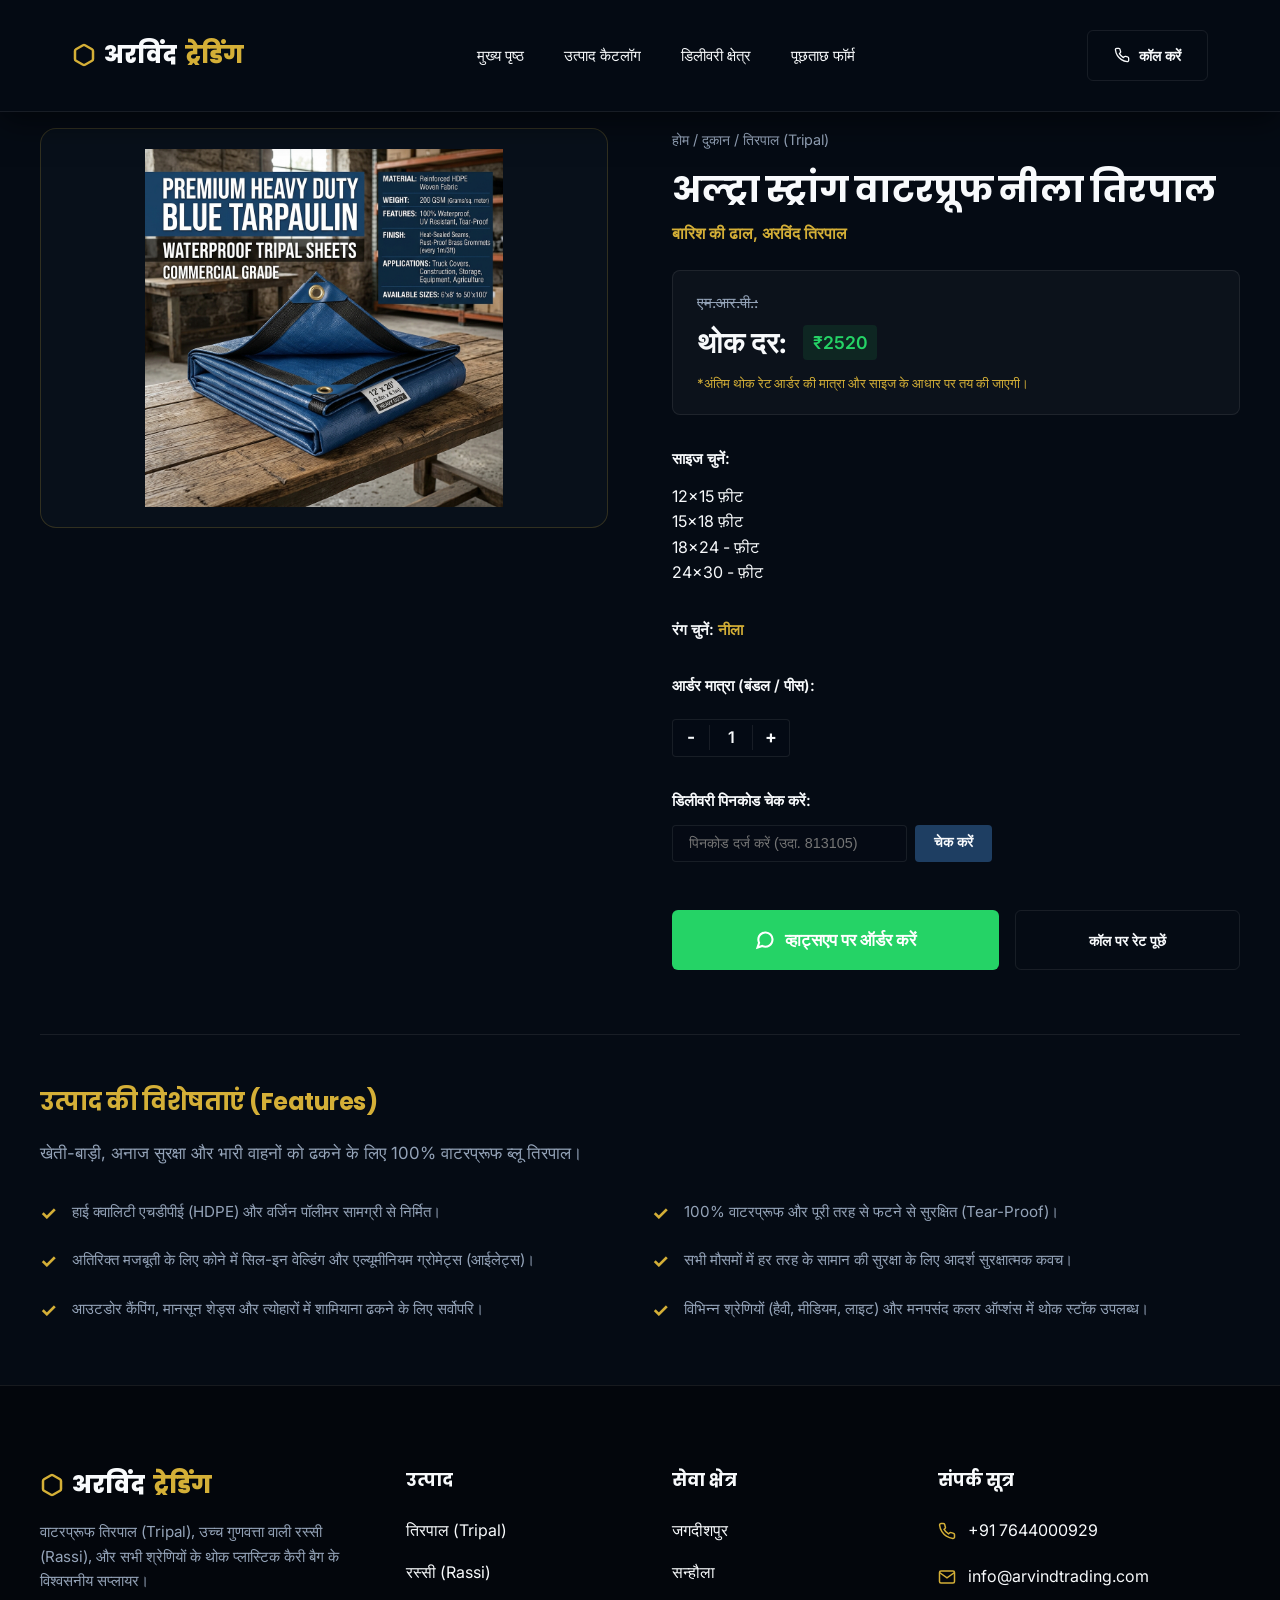
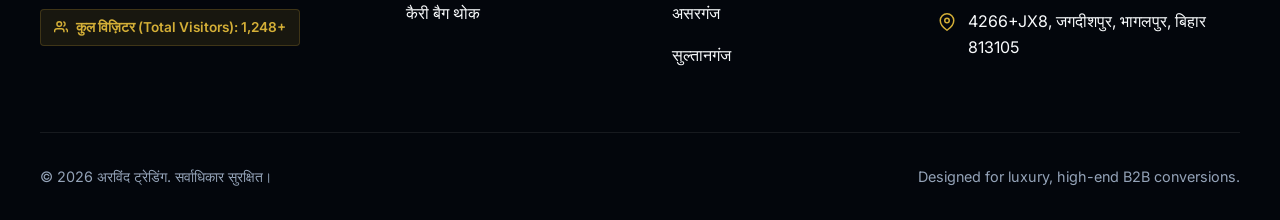
<file: product-detail.html>
<!DOCTYPE html>
<html lang="hi">
<head>
    <meta charset="UTF-8">
    <meta name="viewport" content="width=device-width, initial-scale=1.0">
    <meta name="google-site-verification" content="Fsv6E3PAV2_OVTlq0tF2ycQRPmVg89XTDRAmM-sjGes" />
    <title>थोक उत्पाद विवरण | कैरी बैग (Carry Bags), रस्सी (Rassi), तिरपाल (Tripal) भागलपुर</title>
    <meta name="description" content="अरविंद ट्रेडिंग थोक उत्पाद विवरण: आकार, रंग, मोटाई और थोक आर्डर पूछताछ। भागलपुर, जगदीशपुर, अमरपुर, रजौन, सन्हौला में 24 घंटे में सुपरफास्ट थोक डिलीवरी।">
    <link rel="canonical" href="https://arvindtraders.vercel.app/product-detail.html" />
    
    <!-- OpenGraph Metadata -->
    <meta property="og:title" content="थोक उत्पाद विवरण | कैरी बैग, रस्सी, तिरपाल भागलपुर" />
    <meta property="og:description" content="आकार, रंग, मोटाई और थोक आर्डर पूछताछ। भागलपुर, जगदीशपुर, अमरपुर, रजौन, सन्हौला में 24 घंटे में सुपरफास्ट थोक डिलीवरी।" />
    <meta property="og:image" content="https://arvindtraders.vercel.app/tarpaulin_tripal.png" />
    <meta property="og:url" content="https://arvindtraders.vercel.app/product-detail.html" />
    <meta property="og:type" content="website" />
    <link rel="icon" type="image/png" href="favicon.png">
    <link rel="apple-touch-icon" href="favicon.png">
    <link rel="stylesheet" href="style.css">
    <style>
        .detail-section {
            padding: 8rem 2rem 4rem;
        }
        .detail-grid {
            display: grid;
            grid-template-columns: 1fr 1fr;
            gap: 4rem;
            align-items: start;
            margin-bottom: 4rem;
        }
        .detail-image-panel {
            position: sticky;
            top: 100px;
        }
        .detail-image-large {
            width: 100%;
            height: 400px;
            border-radius: 16px;
            border: 1px solid var(--border-gold-glass);
            background: #08101a;
            overflow: hidden;
            display: flex;
            align-items: center;
            justify-content: center;
            padding: 20px;
            margin-bottom: 1.5rem;
            position: relative;
        }
        .detail-image-large img {
            max-width: 100%;
            max-height: 100%;
            object-fit: contain;
            transition: var(--transition-smooth);
        }
        .detail-breadcrumbs {
            font-size: 0.9rem;
            color: var(--text-muted);
            margin-bottom: 1rem;
        }
        .detail-breadcrumbs a:hover {
            color: var(--color-gold);
        }
        .detail-title {
            font-size: 2.2rem;
            margin-bottom: 0.5rem;
            color: var(--text-light);
            line-height: 1.3;
        }
        .detail-subtitle {
            font-size: 1rem;
            color: var(--color-gold);
            font-weight: 600;
            margin-bottom: 1.5rem;
        }
        /* Price box style */
        .price-box {
            background: rgba(255, 255, 255, 0.03);
            border: 1px solid var(--border-glass);
            border-radius: 8px;
            padding: 1.25rem 1.5rem;
            margin-bottom: 2rem;
        }
        .mrp-row {
            font-size: 0.95rem;
            color: var(--text-muted);
            text-decoration: line-through;
            margin-bottom: 0.25rem;
        }
        .offer-row {
            font-size: 1.8rem;
            font-weight: 700;
            color: var(--text-light);
            display: flex;
            align-items: center;
            gap: 1rem;
        }
        .offer-row span {
            color: #25D366;
            font-size: 1.1rem;
            font-weight: 600;
            background: rgba(37, 211, 102, 0.1);
            padding: 0.2rem 0.6rem;
            border-radius: 4px;
        }
        .price-disclaimer {
            font-size: 0.8rem;
            color: var(--color-gold);
            margin-top: 0.5rem;
            font-weight: 500;
        }
        /* Section options block */
        .detail-option {
            margin-bottom: 2rem;
        }
        .detail-option-title {
            font-size: 0.95rem;
            font-weight: 600;
            margin-bottom: 0.75rem;
            color: var(--text-light);
        }
        .pincode-checker {
            display: flex;
            gap: 0.5rem;
            margin-top: 0.5rem;
            max-width: 320px;
        }
        .pincode-input {
            flex: 1;
            padding: 0.6rem 1rem;
            background: rgba(5, 11, 20, 0.6);
            border: 1px solid var(--border-glass);
            border-radius: 4px;
            color: var(--text-light);
            font-size: 0.9rem;
        }
        .pincode-input:focus {
            outline: none;
            border-color: var(--color-gold);
        }
        .pincode-btn {
            padding: 0.6rem 1.2rem;
            background: var(--bg-slate);
            color: var(--text-light);
            border-radius: 4px;
            border: none;
            cursor: pointer;
            font-weight: 600;
            font-size: 0.85rem;
            transition: var(--transition-smooth);
        }
        .pincode-btn:hover {
            background: var(--color-gold);
            color: #050B14;
        }
        .pincode-status {
            font-size: 0.85rem;
            margin-top: 0.5rem;
            font-weight: 600;
        }
        /* Quantity selector */
        .qty-selector {
            display: inline-flex;
            align-items: center;
            border: 1px solid var(--border-glass);
            border-radius: 4px;
            background: rgba(5, 11, 20, 0.5);
            margin-top: 0.5rem;
        }
        .qty-btn {
            width: 36px;
            height: 36px;
            display: flex;
            align-items: center;
            justify-content: center;
            cursor: pointer;
            user-select: none;
            font-weight: bold;
            font-size: 1.1rem;
        }
        .qty-btn:hover {
            color: var(--color-gold);
        }
        .qty-val {
            width: 44px;
            text-align: center;
            font-weight: 600;
            border-left: 1px solid var(--border-glass);
            border-right: 1px solid var(--border-glass);
        }
        /* Detail Info Tabs */
        .info-tabs-container {
            border-top: 1px solid var(--border-glass);
            padding-top: 3rem;
        }
        .features-list {
            display: grid;
            grid-template-columns: 1fr 1fr;
            gap: 1.5rem;
            list-style: none;
            margin-top: 1.5rem;
        }
        .features-list li {
            position: relative;
            padding-left: 2rem;
            font-size: 0.95rem;
            color: var(--text-muted);
        }
        .features-list li::before {
            content: '✓';
            position: absolute;
            left: 0;
            top: -2px;
            color: var(--color-gold);
            font-weight: bold;
            font-size: 1.2rem;
        }
        @media (max-width: 900px) {
            .detail-grid {
                grid-template-columns: 1fr;
                gap: 2.5rem;
            }
            .detail-image-panel {
                position: relative;
                top: 0;
            }
            .features-list {
                grid-template-columns: 1fr;
            }
        }
    </style>
</head>
<body>

    <!-- Header & Navigation -->
    <header id="header" class="scrolled">
        <div class="nav-container">
            <a href="index.html" class="logo" id="logo-link">
                <svg width="24" height="24" viewBox="0 0 24 24" fill="none" stroke="currentColor" stroke-width="2.5" stroke-linecap="round" stroke-linejoin="round" style="color: var(--color-gold);"><path d="M21 16V8a2 2 0 0 0-1-1.73l-7-4a2 2 0 0 0-2 0l-7 4A2 2 0 0 0 3 8v8a2 2 0 0 0 1 1.73l7 4a2 2 0 0 0 2 0l7-4A2 2 0 0 0 21 16z"/></svg>
                अरविंद<span>ट्रेडिंग</span>
            </a>
            
            <nav>
                <ul class="nav-links" id="nav-links">
                    <li><a href="index.html">मुख्य पृष्ठ</a></li>
                    <li><a href="products.html">उत्पाद कैटलॉग</a></li>
                    <li><a href="index.html#coverage">डिलीवरी क्षेत्र</a></li>
                    <li><a href="index.html#quote">पूछताछ फॉर्म</a></li>
                </ul>
            </nav>

            <div class="cta-group-nav">
                <a href="tel:+917644000929" class="btn btn-secondary" id="nav-call-btn">
                    <svg width="16" height="16" viewBox="0 0 24 24" fill="none" stroke="currentColor" stroke-width="2" stroke-linecap="round" stroke-linejoin="round"><path d="M22 16.92v3a2 2 0 0 1-2.18 2 19.79 19.79 0 0 1-8.63-3.07 19.5 19.5 0 0 1-6-6 19.79 19.79 0 0 1-3.07-8.67A2 2 0 0 1 4.11 2h3a2 2 0 0 1 2 1.72 12.84 12.84 0 0 0 .7 2.81 2 2 0 0 1-.45 2.11L8.09 9.91a16 16 0 0 0 6 6l1.27-1.27a2 2 0 0 1 2.11-.45 12.84 12.84 0 0 0 2.81.7A2 2 0 0 1 22 16.92z"/></svg>
                    कॉल करें
                </a>
            </div>

            <button class="menu-toggle" id="menu-toggle" aria-label="Toggle Navigation">
                <span></span>
                <span></span>
                <span></span>
            </button>
        </div>
    </header>

    <!-- Product Detail Section -->
    <section class="detail-section">
        <div class="section-container">
            <div class="detail-grid">
                <!-- Left Panel: Product Image -->
                <div class="detail-image-panel">
                    <div class="detail-image-large">
                        <img id="detail-main-img" src="tarpaulin_tripal.png" alt="उत्पाद इमेज">
                    </div>
                </div>

                <!-- Right Panel: Info and Selectors -->
                <div class="detail-info-panel">
                    <div class="detail-breadcrumbs">
                        <a href="index.html">होम</a> / <a href="products.html">दुकान</a> / <span id="bread-category">HDPE तिरपाल</span>
                    </div>

                    <h1 class="detail-title" id="detail-title">लोडिंग...</h1>
                    <div class="detail-subtitle" id="detail-subtitle">बारिश की ढाल, अरविंद तिरपाल</div>

                    <!-- Price Block -->
                    <div class="price-box">
                        <div class="mrp-row">एम.आर.पी.: <span id="detail-mrp">₹2,520</span></div>
                        <div class="offer-row">
                            थोक दर: <span id="detail-price">₹2,268</span>
                            <span id="detail-discount">10% छूट</span>
                        </div>
                        <div class="price-disclaimer">*अंतिम थोक रेट आर्डर की मात्रा और साइज के आधार पर तय की जाएगी।</div>
                    </div>

                    <!-- Size Selector -->
                    <div class="detail-option">
                        <div class="detail-option-title">साइज चुनें:</div>
                        <div class="selector-row" id="detail-sizes-row">
                            <!-- Populated dynamically -->
                        </div>
                    </div>

                    <!-- Color Selector -->
                    <div class="detail-option">
                        <div class="detail-option-title">रंग चुनें: <span id="detail-color-label" style="color: var(--color-gold);">नीला</span></div>
                        <div class="selector-row" id="detail-colors-row">
                            <!-- Populated dynamically -->
                        </div>
                    </div>

                    <!-- Quantity Selector -->
                    <div class="detail-option">
                        <div class="detail-option-title">आर्डर मात्रा (बंडल / पीस):</div>
                        <div class="qty-selector">
                            <div class="qty-btn" id="qty-minus">-</div>
                            <div class="qty-val" id="qty-value">1</div>
                            <div class="qty-btn" id="qty-plus">+</div>
                        </div>
                    </div>

                    <!-- Pincode Checker -->
                    <div class="detail-option">
                        <div class="detail-option-title">डिलीवरी पिनकोड चेक करें:</div>
                        <div class="pincode-checker">
                            <input type="text" id="pincode-input" class="pincode-input" placeholder="पिनकोड दर्ज करें (उदा. 813105)">
                            <button id="pincode-check-btn" class="pincode-btn">चेक करें</button>
                        </div>
                        <div class="pincode-status" id="pincode-status-text"></div>
                    </div>

                    <!-- Action Buttons -->
                    <div style="display: flex; gap: 1rem; flex-wrap: wrap; margin-top: 3rem;">
                        <button id="detail-whatsapp-btn" class="btn btn-whatsapp" style="flex: 1.5; padding: 1.1rem 2rem; font-size: 1.05rem;">
                            <svg width="20" height="20" viewBox="0 0 24 24" fill="none" stroke="currentColor" stroke-width="2.5"><path d="M21 11.5a8.38 8.38 0 0 1-.9 3.8 8.5 8.5 0 0 1-7.6 4.7 8.38 8.38 0 0 1-3.8-.9L3 21l1.9-5.7a8.38 8.38 0 0 1-.9-3.8 8.5 8.5 0 0 1 4.7-7.6 8.38 8.38 0 0 1 3.8-.9h.5a8.48 8.48 0 0 1 8 8v.5z"/></svg>
                            व्हाट्सएप पर ऑर्डर करें
                        </button>
                        <a href="tel:+917644000929" class="btn btn-secondary" style="flex: 1; padding: 1.1rem 1.5rem; text-align: center;">
                            कॉल पर रेट पूछें
                        </a>
                    </div>
                </div>
            </div>

            <!-- Bottom Tabs: Detailed Description and Features -->
            <div class="info-tabs-container">
                <h3 style="font-size: 1.5rem; color: var(--color-gold); margin-bottom: 1rem;">उत्पाद की विशेषताएं (Features)</h3>
                <p id="detail-long-desc" style="color: var(--text-muted); line-height: 1.8; font-size: 1.05rem; margin-bottom: 2rem;"></p>
                
                <ul class="features-list">
                    <li>हाई क्वालिटी एचडीपीई (HDPE) और वर्जिन पॉलीमर सामग्री से निर्मित।</li>
                    <li>100% वाटरप्रूफ और पूरी तरह से फटने से सुरक्षित (Tear-Proof)।</li>
                    <li>अतिरिक्त मजबूती के लिए कोने में सिल-इन वेल्डिंग और एल्यूमीनियम ग्रोमेट्स (आईलेट्स)।</li>
                    <li>सभी मौसमों में हर तरह के सामान की सुरक्षा के लिए आदर्श सुरक्षात्मक कवच।</li>
                    <li>आउटडोर कैंपिंग, मानसून शेड्स और त्योहारों में शामियाना ढकने के लिए सर्वोपरि।</li>
                    <li>विभिन्न श्रेणियों (हैवी, मीडियम, लाइट) और मनपसंद कलर ऑप्शंस में थोक स्टॉक उपलब्ध।</li>
                </ul>
            </div>
        </div>
    </section>

    <!-- Footer -->
    <footer>
        <div class="footer-grid">
            <div class="footer-brand">
                <a href="#" class="logo">
                    <svg width="24" height="24" viewBox="0 0 24 24" fill="none" stroke="currentColor" stroke-width="2.5" stroke-linecap="round" stroke-linejoin="round" style="color: var(--color-gold);"><path d="M21 16V8a2 2 0 0 0-1-1.73l-7-4a2 2 0 0 0-2 0l-7 4A2 2 0 0 0 3 8v8a2 2 0 0 0 1 1.73l7 4a2 2 0 0 0 2 0l7-4A2 2 0 0 0 21 16z"/></svg>
                    अरविंद<span>ट्रेडिंग</span>
                </a>
                <p>वाटरप्रूफ तिरपाल (Tripal), उच्च गुणवत्ता वाली रस्सी (Rassi), और सभी श्रेणियों के थोक प्लास्टिक कैरी बैग के विश्वसनीय सप्लायर।</p>
                <div class="visitor-counter-badge" style="display: inline-flex; align-items: center; gap: 0.5rem; background: rgba(212,175,55,0.1); border: 1px solid var(--border-gold-glass); padding: 0.4rem 0.8rem; border-radius: 4px; font-size: 0.85rem; color: var(--color-gold); font-weight: 600; margin-top: 1rem;">
                    <svg width="14" height="14" viewBox="0 0 24 24" fill="none" stroke="currentColor" stroke-width="2.5"><path d="M17 21v-2a4 4 0 0 0-4-4H5a4 4 0 0 0-4 4v2"/><circle cx="9" cy="7" r="4"/><path d="M23 21v-2a4 4 0 0 0-3-3.87"/><path d="M16 3.13a4 4 0 0 1 0 7.75"/></svg>
                    <span>कुल विज़िटर (Total Visitors): <span id="visitor-count-val">Loading...</span></span>
                </div>
            </div>
            <div class="footer-col">
                <h4>उत्पाद</h4>
                <ul>
                    <li><a href="index.html#products">तिरपाल (Tripal)</a></li>
                    <li><a href="index.html#products">रस्सी (Rassi)</a></li>
                    <li><a href="index.html#products">कैरी बैग थोक</a></li>
                </ul>
            </div>
            <div class="footer-col">
                <h4>सेवा क्षेत्र</h4>
                <ul>
                    <li><a href="index.html#coverage">जगदीशपुर</a></li>
                    <li><a href="index.html#coverage">सन्हौला</a></li>
                    <li><a href="index.html#coverage">असरगंज</a></li>
                    <li><a href="index.html#coverage">सुल्तानगंज</a></li>
                </ul>
            </div>
            <div class="footer-col">
                <h4>संपर्क सूत्र</h4>
                <div class="footer-contact-info">
                    <div class="contact-detail-item">
                        <svg width="18" height="18" viewBox="0 0 24 24" fill="none" stroke="currentColor" stroke-width="2"><path d="M22 16.92v3a2 2 0 0 1-2.18 2 19.79 19.79 0 0 1-8.63-3.07 19.5 19.5 0 0 1-6-6 19.79 19.79 0 0 1-3.07-8.67A2 2 0 0 1 4.11 2h3a2 2 0 0 1 2 1.72 12.84 12.84 0 0 0 .7 2.81 2 2 0 0 1-.45 2.11L8.09 9.91a16 16 0 0 0 6 6l1.27-1.27a2 2 0 0 1 2.11-.45 12.84 12.84 0 0 0 2.81.7A2 2 0 0 1 22 16.92z"/></svg>
                        <span>+91 7644000929</span>
                    </div>
                    <div class="contact-detail-item">
                        <svg width="18" height="18" viewBox="0 0 24 24" fill="none" stroke="currentColor" stroke-width="2"><path d="M4 4h16c1.1 0 2 .9 2 2v12c0 1.1-.9 2-2 2H4c-1.1 0-2-.9-2-2V6c0-1.1.9-2 2-2z"/><polyline points="22,6 12,13 2,6"/></svg>
                        <span>info@arvindtrading.com</span>
                    </div>
                    <div class="contact-detail-item">
                        <svg width="18" height="18" viewBox="0 0 24 24" fill="none" stroke="currentColor" stroke-width="2"><path d="M21 10c0 7-9 13-9 13s-9-6-9-13a9 9 0 0 1 18 0z"/><circle cx="12" cy="10" r="3"/></svg>
                        <span>4266+JX8, जगदीशपुर, भागलपुर, बिहार 813105</span>
                    </div>
                </div>
            </div>
        </div>
        <div class="footer-bottom">
            <div>&copy; 2026 अरविंद ट्रेडिंग. सर्वाधिकार सुरक्षित।</div>
            <div>Designed for luxury, high-end B2B conversions.</div>
        </div>
    </footer>

    <!-- Dependency files -->
    <script src="products.js"></script>
    <script src="product-detail.js"></script>
</body>
</html>
</file>
<file: style.css>
@import url('https://fonts.googleapis.com/css2?family=Inter:wght@300;400;500;600;700&family=Poppins:wght@400;500;600;700;800&display=swap');

:root {
    --bg-dark: #050B14;
    --bg-navy: #0B192C;
    --bg-slate: #1E3E62;
    --color-gold: #D4AF37;
    --color-gold-hover: #F3E5AB;
    --color-gold-muted: rgba(212, 175, 55, 0.15);
    --text-light: #F8FAFC;
    --text-muted: #94A3B8;
    --font-primary: 'Inter', sans-serif;
    --font-heading: 'Poppins', sans-serif;
    --transition-smooth: all 0.4s cubic-bezier(0.16, 1, 0.3, 1);
    --border-glass: rgba(255, 255, 255, 0.08);
    --border-gold-glass: rgba(212, 175, 55, 0.2);
}

/* Reset and Base Styles */
* {
    margin: 0;
    padding: 0;
    box-sizing: border-box;
    scroll-behavior: smooth;
}

body {
    background-color: var(--bg-dark);
    color: var(--text-light);
    font-family: var(--font-primary);
    line-height: 1.6;
    overflow-x: hidden;
}

/* Typography */
h1, h2, h3, h4, h5, h6 {
    font-family: var(--font-heading);
    font-weight: 700;
    letter-spacing: -0.02em;
}

p {
    color: var(--text-muted);
}

a {
    color: inherit;
    text-decoration: none;
    transition: var(--transition-smooth);
}

/* Scrollbar Customization */
::-webkit-scrollbar {
    width: 8px;
}
::-webkit-scrollbar-track {
    background: var(--bg-dark);
}
::-webkit-scrollbar-thumb {
    background: var(--bg-slate);
    border-radius: 4px;
}
::-webkit-scrollbar-thumb:hover {
    background: var(--color-gold);
}

/* Announcement Bar */
.announcement-bar {
    background: linear-gradient(90deg, #B8972E 0%, #D4AF37 50%, #B8972E 100%);
    color: #050B14;
    text-align: center;
    padding: 0.85rem 1rem;
    font-size: 1.35rem;
    font-weight: 900;
    letter-spacing: 1.2px;
    z-index: 1001;
    position: relative;
    box-shadow: 0 4px 15px rgba(0, 0, 0, 0.4);
    text-shadow: 0 1px 1px rgba(255, 255, 255, 0.3);
}

/* Header & Navigation */
header {
    position: fixed;
    top: 0;
    left: 0;
    width: 100%;
    z-index: 1000;
    background: rgba(5, 11, 20, 0.85);
    backdrop-filter: blur(12px);
    border-bottom: 1px solid var(--border-glass);
    transition: var(--transition-smooth);
}

header.scrolled {
    padding: 10px 0;
    background: rgba(5, 11, 20, 0.95);
    box-shadow: 0 10px 30px rgba(0, 0, 0, 0.5);
}

.nav-container {
    max-width: 1200px;
    margin: 0 auto;
    padding: 1.25rem 2rem;
    display: flex;
    justify-content: space-between;
    align-items: center;
}

.logo {
    font-family: var(--font-heading);
    font-size: 1.5rem;
    font-weight: 800;
    color: var(--text-light);
    display: flex;
    align-items: center;
    gap: 0.5rem;
}

.logo span {
    color: var(--color-gold);
}

.nav-links {
    display: flex;
    gap: 2.5rem;
    list-style: none;
    align-items: center;
}

.nav-links a {
    font-size: 0.95rem;
    font-weight: 500;
    position: relative;
}

.nav-links a::after {
    content: '';
    position: absolute;
    bottom: -4px;
    left: 0;
    width: 0;
    height: 2px;
    background: var(--color-gold);
    transition: var(--transition-smooth);
}

.nav-links a:hover {
    color: var(--color-gold);
}

.nav-links a:hover::after {
    width: 100%;
}

.cta-group-nav {
    display: flex;
    gap: 1rem;
    align-items: center;
}

.btn {
    display: inline-flex;
    align-items: center;
    justify-content: center;
    gap: 0.6rem;
    padding: 0.8rem 1.6rem;
    border-radius: 6px;
    font-size: 0.9rem;
    font-weight: 600;
    cursor: pointer;
    transition: var(--transition-smooth);
    border: none;
    font-family: var(--font-primary);
}

.btn-primary {
    background: linear-gradient(135deg, var(--color-gold), #B8972E);
    color: #050B14;
}

.btn-primary:hover {
    background: linear-gradient(135deg, var(--color-gold-hover), var(--color-gold));
    transform: translateY(-2px);
    box-shadow: 0 6px 20px rgba(212, 175, 55, 0.3);
}

.btn-secondary {
    background: transparent;
    color: var(--text-light);
    border: 1px solid var(--border-glass);
}

.btn-secondary:hover {
    background: rgba(255, 255, 255, 0.05);
    border-color: var(--color-gold);
    transform: translateY(-2px);
}

.btn-whatsapp {
    background: #25D366;
    color: white;
}

.btn-whatsapp:hover {
    background: #20BA5A;
    transform: translateY(-2px);
    box-shadow: 0 6px 20px rgba(37, 211, 102, 0.3);
}

/* Mobile Menu Button */
.menu-toggle {
    display: none;
    flex-direction: column;
    gap: 6px;
    background: none;
    border: none;
    cursor: pointer;
    z-index: 1001;
}

.menu-toggle span {
    width: 25px;
    height: 2px;
    background-color: var(--text-light);
    transition: var(--transition-smooth);
}

/* Hero Section */
.hero {
    position: relative;
    padding: 10rem 2rem 6rem;
    min-height: 95vh;
    display: flex;
    align-items: center;
    background: radial-gradient(circle at 80% 20%, rgba(30, 62, 98, 0.3) 0%, rgba(5, 11, 20, 1) 70%);
    overflow: hidden;
}

.hero::before {
    content: '';
    position: absolute;
    top: 0;
    left: 0;
    width: 100%;
    height: 100%;
    background-image: radial-gradient(rgba(212, 175, 55, 0.04) 1px, transparent 0);
    background-size: 40px 40px;
    pointer-events: none;
}

.hero-container {
    max-width: 1200px;
    margin: 0 auto;
    display: grid;
    grid-template-columns: 1.2fr 0.8fr;
    gap: 4rem;
    align-items: center;
    position: relative;
    z-index: 2;
}

.hero-content {
    max-width: 700px;
}

.badge {
    display: inline-flex;
    align-items: center;
    gap: 0.5rem;
    padding: 0.5rem 1rem;
    background: rgba(212, 175, 55, 0.08);
    border: 1px solid var(--border-gold-glass);
    border-radius: 50px;
    color: var(--color-gold);
    font-size: 0.85rem;
    font-weight: 600;
    text-transform: uppercase;
    letter-spacing: 0.05em;
    margin-bottom: 2rem;
    animation: fadeInDown 0.8s ease;
}

.hero h1 {
    font-size: clamp(2.5rem, 5vw, 4rem);
    line-height: 1.15;
    margin-bottom: 1.5rem;
    color: var(--text-light);
}

.hero h1 span {
    background: linear-gradient(135deg, #FFF 30%, var(--color-gold) 100%);
    -webkit-background-clip: text;
    -webkit-text-fill-color: transparent;
}

.hero p {
    font-size: 1.2rem;
    margin-bottom: 2.5rem;
    color: var(--text-muted);
}

.hero-ctas {
    display: flex;
    gap: 1.25rem;
    flex-wrap: wrap;
}

/* Floating Visual Card */
.hero-visual {
    position: relative;
    display: flex;
    justify-content: center;
    align-items: center;
}

.premium-card-visual {
    background: linear-gradient(135deg, rgba(30, 62, 98, 0.25) 0%, rgba(5, 11, 20, 0.5) 100%);
    border: 1px solid var(--border-gold-glass);
    border-radius: 20px;
    padding: 2.5rem;
    backdrop-filter: blur(20px);
    width: 100%;
    max-width: 400px;
    position: relative;
    box-shadow: 0 25px 50px -12px rgba(0, 0, 0, 0.7);
    animation: float 6s ease-in-out infinite;
}

.visual-line {
    height: 4px;
    width: 60px;
    background: var(--color-gold);
    margin-bottom: 1.5rem;
    border-radius: 2px;
}

.visual-title {
    font-size: 1.4rem;
    margin-bottom: 1rem;
    color: var(--text-light);
}

.visual-stats {
    display: grid;
    grid-template-columns: 1fr 1fr;
    gap: 1.5rem;
    margin-top: 2rem;
    padding-top: 1.5rem;
    border-top: 1px solid var(--border-glass);
}

.stat-item h4 {
    font-size: 1.8rem;
    color: var(--color-gold);
}

.stat-item p {
    font-size: 0.8rem;
}

/* Sections Base Styling */
section {
    padding: 7rem 2rem;
    position: relative;
}

.section-container {
    max-width: 1200px;
    margin: 0 auto;
}

.section-header {
    text-align: center;
    max-width: 700px;
    margin: 0 auto 5rem;
}

.section-title {
    font-size: 2.5rem;
    margin-bottom: 1rem;
    color: var(--text-light);
}

.section-title span {
    color: var(--color-gold);
}

/* Services Section */
.services-grid {
    display: grid;
    grid-template-columns: repeat(auto-fill, minmax(280px, 1fr));
    gap: 2rem;
}

.service-card {
    background: rgba(30, 62, 98, 0.15);
    border: 1px solid var(--border-glass);
    border-radius: 12px;
    padding: 2.5rem 2rem;
    transition: var(--transition-smooth);
    position: relative;
    overflow: hidden;
}

.service-card::before {
    content: '';
    position: absolute;
    top: 0;
    left: 0;
    width: 100%;
    height: 100%;
    background: linear-gradient(180deg, rgba(212, 175, 55, 0.05) 0%, transparent 100%);
    opacity: 0;
    transition: var(--transition-smooth);
}

.service-card:hover {
    transform: translateY(-5px);
    border-color: var(--border-gold-glass);
    box-shadow: 0 15px 30px rgba(0, 0, 0, 0.4);
}

.service-card:hover::before {
    opacity: 1;
}

.service-icon {
    font-size: 2rem;
    color: var(--color-gold);
    margin-bottom: 1.5rem;
    display: flex;
    align-items: center;
}

.service-card h3 {
    font-size: 1.3rem;
    margin-bottom: 1rem;
    color: var(--text-light);
}

.service-card p {
    font-size: 0.95rem;
}

/* Pricing Disclaimer Section */
.pricing-disclaimer {
    background: radial-gradient(circle at 50% 50%, var(--bg-navy) 0%, var(--bg-dark) 100%);
    border-top: 1px solid var(--border-glass);
    border-bottom: 1px solid var(--border-glass);
}

.disclaimer-card {
    background: linear-gradient(135deg, rgba(30, 62, 98, 0.2) 0%, rgba(5, 11, 20, 0.4) 100%);
    border: 1px solid var(--border-gold-glass);
    border-radius: 16px;
    padding: 3.5rem;
    text-align: center;
    max-width: 900px;
    margin: 0 auto;
    position: relative;
    box-shadow: 0 20px 40px rgba(0, 0, 0, 0.3);
}

.disclaimer-icon {
    width: 50px;
    height: 50px;
    background: var(--color-gold-muted);
    border: 1px solid var(--color-gold);
    border-radius: 50%;
    display: flex;
    align-items: center;
    justify-content: center;
    margin: 0 auto 1.5rem;
    color: var(--color-gold);
    font-weight: bold;
    font-size: 1.2rem;
}

.disclaimer-card h3 {
    font-size: 1.8rem;
    color: var(--text-light);
    margin-bottom: 1.2rem;
}

.disclaimer-card p {
    font-size: 1.1rem;
    max-width: 700px;
    margin: 0 auto 2rem;
    line-height: 1.7;
    color: var(--text-light);
}

.disclaimer-actions {
    display: flex;
    justify-content: center;
    gap: 1.5rem;
    flex-wrap: wrap;
}

/* Why Choose Us Section */
.why-container {
    display: grid;
    grid-template-columns: 1fr 1.2fr;
    gap: 4rem;
    align-items: center;
}

.why-image-wrapper {
    position: relative;
}

.why-badge-grid {
    display: grid;
    grid-template-columns: 1fr 1fr;
    gap: 1.5rem;
}

.why-badge-card {
    background: rgba(30, 62, 98, 0.15);
    border: 1px solid var(--border-glass);
    border-radius: 12px;
    padding: 2rem;
    transition: var(--transition-smooth);
}

.why-badge-card:hover {
    border-color: var(--border-gold-glass);
    transform: translateY(-3px);
}

.why-badge-icon {
    font-size: 1.8rem;
    color: var(--color-gold);
    margin-bottom: 1rem;
}

.why-badge-card h4 {
    font-size: 1.1rem;
    margin-bottom: 0.5rem;
}

.why-badge-card p {
    font-size: 0.85rem;
}

.why-bullets {
    display: flex;
    flex-direction: column;
    gap: 2rem;
}

.why-bullet-item {
    display: flex;
    gap: 1.25rem;
}

.why-bullet-num {
    flex-shrink: 0;
    width: 44px;
    height: 44px;
    background: var(--color-gold-muted);
    border: 1px solid var(--color-gold);
    border-radius: 50%;
    display: flex;
    align-items: center;
    justify-content: center;
    color: var(--color-gold);
    font-weight: 700;
    font-size: 1.1rem;
}

.why-bullet-content h3 {
    font-size: 1.25rem;
    margin-bottom: 0.5rem;
    color: var(--text-light);
}

/* Industries We Serve */
.industries-grid {
    display: grid;
    grid-template-columns: repeat(auto-fill, minmax(280px, 1fr));
    gap: 1.5rem;
}

.industry-card {
    background: linear-gradient(135deg, rgba(30, 62, 98, 0.1) 0%, rgba(5, 11, 20, 0.3) 100%);
    border: 1px solid var(--border-glass);
    border-radius: 10px;
    padding: 2rem;
    display: flex;
    align-items: center;
    gap: 1.25rem;
    transition: var(--transition-smooth);
}

.industry-card:hover {
    border-color: var(--color-gold);
    transform: translateX(5px);
    background: rgba(30, 62, 98, 0.2);
}

.industry-icon {
    width: 48px;
    height: 48px;
    background: rgba(255, 255, 255, 0.03);
    border-radius: 8px;
    display: flex;
    align-items: center;
    justify-content: center;
    font-size: 1.5rem;
    color: var(--color-gold);
    transition: var(--transition-smooth);
}

.industry-card:hover .industry-icon {
    background: var(--color-gold);
    color: #050B14;
}

.industry-info h4 {
    font-size: 1.15rem;
    color: var(--text-light);
}

/* Lead Conversion & Quotation Builder */
.lead-section {
    background: radial-gradient(circle at 10% 90%, rgba(30, 62, 98, 0.25) 0%, rgba(5, 11, 20, 1) 80%);
}

.quote-container {
    display: grid;
    grid-template-columns: 0.9fr 1.1fr;
    gap: 4rem;
    align-items: start;
}

.quote-info h2 {
    font-size: 2.5rem;
    margin-bottom: 1.5rem;
}

.quote-info p {
    font-size: 1.1rem;
    margin-bottom: 2.5rem;
}

.trust-badges {
    display: flex;
    flex-direction: column;
    gap: 1.5rem;
}

.trust-badge-item {
    display: flex;
    align-items: center;
    gap: 1rem;
}

.trust-badge-item svg {
    color: var(--color-gold);
    flex-shrink: 0;
}

.trust-badge-item span {
    font-weight: 500;
    font-size: 1rem;
}

.quote-builder-card {
    background: linear-gradient(135deg, rgba(30, 62, 98, 0.2) 0%, rgba(5, 11, 20, 0.4) 100%);
    border: 1px solid var(--border-gold-glass);
    border-radius: 16px;
    padding: 3rem;
    backdrop-filter: blur(20px);
    box-shadow: 0 30px 60px rgba(0, 0, 0, 0.5);
}

.builder-step {
    display: none;
}

.builder-step.active {
    display: block;
    animation: fadeIn 0.4s ease;
}

.builder-progress {
    display: flex;
    gap: 8px;
    margin-bottom: 2rem;
}

.progress-dot {
    flex: 1;
    height: 4px;
    background: rgba(255, 255, 255, 0.1);
    border-radius: 2px;
    transition: var(--transition-smooth);
}

.progress-dot.active {
    background: var(--color-gold);
}

.form-group {
    margin-bottom: 1.5rem;
}

.form-group label {
    display: block;
    font-size: 0.9rem;
    font-weight: 600;
    color: var(--text-light);
    margin-bottom: 0.5rem;
}

.form-control {
    width: 100%;
    padding: 0.9rem 1.2rem;
    background: rgba(5, 11, 20, 0.6);
    border: 1px solid var(--border-glass);
    border-radius: 6px;
    color: var(--text-light);
    font-family: var(--font-primary);
    font-size: 0.95rem;
    transition: var(--transition-smooth);
}

.form-control:focus {
    outline: none;
    border-color: var(--color-gold);
    box-shadow: 0 0 10px rgba(212, 175, 55, 0.15);
}

.options-grid {
    display: grid;
    grid-template-columns: 1fr 1fr;
    gap: 1rem;
    margin-bottom: 1.5rem;
}

.option-select {
    border: 1px solid var(--border-glass);
    background: rgba(5, 11, 20, 0.6);
    padding: 1rem;
    border-radius: 8px;
    cursor: pointer;
    text-align: center;
    transition: var(--transition-smooth);
    font-weight: 500;
}

.option-select:hover {
    border-color: var(--border-gold-glass);
}

.option-select.selected {
    border-color: var(--color-gold);
    background: rgba(212, 175, 55, 0.08);
    color: var(--color-gold);
}

.builder-navigation {
    display: flex;
    justify-content: space-between;
    margin-top: 2rem;
    gap: 1rem;
}

/* Footer Section */
footer {
    background: #03060c;
    border-top: 1px solid var(--border-glass);
    padding: 5rem 2rem 2rem;
}

.footer-grid {
    max-width: 1200px;
    margin: 0 auto;
    display: grid;
    grid-template-columns: 1.5fr 1fr 1fr 1.5fr;
    gap: 4rem;
    margin-bottom: 4rem;
}

.footer-brand p {
    margin-top: 1rem;
    font-size: 0.95rem;
}

.footer-col h4 {
    font-size: 1.1rem;
    color: var(--text-light);
    margin-bottom: 1.5rem;
    position: relative;
}

.footer-col ul {
    list-style: none;
    display: flex;
    flex-direction: column;
    gap: 1rem;
}

.footer-col ul a:hover {
    color: var(--color-gold);
}

.footer-contact-info {
    display: flex;
    flex-direction: column;
    gap: 1.25rem;
}

.contact-detail-item {
    display: flex;
    align-items: flex-start;
    gap: 0.75rem;
}

.contact-detail-item svg {
    color: var(--color-gold);
    margin-top: 4px;
    flex-shrink: 0;
}

.footer-bottom {
    max-width: 1200px;
    margin: 0 auto;
    padding-top: 2rem;
    border-top: 1px solid var(--border-glass);
    display: flex;
    justify-content: space-between;
    align-items: center;
    flex-wrap: wrap;
    gap: 1.5rem;
    font-size: 0.9rem;
    color: var(--text-muted);
}

/* Animations */
@keyframes float {
    0%, 100% { transform: translateY(0); }
    50% { transform: translateY(-10px); }
}

@keyframes fadeIn {
    from { opacity: 0; transform: translateY(10px); }
    to { opacity: 1; transform: translateY(0); }
}

@keyframes fadeInDown {
    from { opacity: 0; transform: translateY(-20px); }
    to { opacity: 1; transform: translateY(0); }
}

/* Responsive Breakpoints */
@media (max-width: 1024px) {
    .hero-container, .why-container, .quote-container {
        grid-template-columns: 1fr;
        gap: 3rem;
    }
    
    .hero {
        padding-top: 8rem;
    }
    
    .hero-visual {
        order: -1;
    }
    
    .footer-grid {
        grid-template-columns: 1fr 1fr;
    }
}

@media (max-width: 768px) {
    .menu-toggle {
        display: flex;
    }
    
    .nav-links {
        position: fixed;
        top: 80px;
        left: -100%;
        width: 100%;
        height: calc(100vh - 80px);
        background: var(--bg-dark);
        flex-direction: column;
        align-items: center;
        padding-top: 4rem;
        gap: 2rem;
        transition: var(--transition-smooth);
        border-top: 1px solid var(--border-glass);
    }
    
    .nav-links.active {
        left: 0;
    }
    
    .cta-group-nav {
        display: none;
    }
    
    .options-grid {
        grid-template-columns: 1fr;
    }
    
    .footer-grid {
        grid-template-columns: 1fr;
        gap: 2.5rem;
    }
}

/* Global Product Card Image Wrapper */
.config-image-wrapper {
    width: 100%;
    border-radius: 12px;
    border: 1px solid var(--border-glass);
    overflow: hidden;
    background: #08101a;
    display: flex;
    align-items: center;
    justify-content: center;
    position: relative;
    padding: 12px;
}

.config-image-wrapper img {
    max-width: 100%;
    max-height: 100%;
    object-fit: contain;
    transition: var(--transition-smooth);
}

.config-image-wrapper:hover img {
    transform: scale(1.05);
}
</file>
